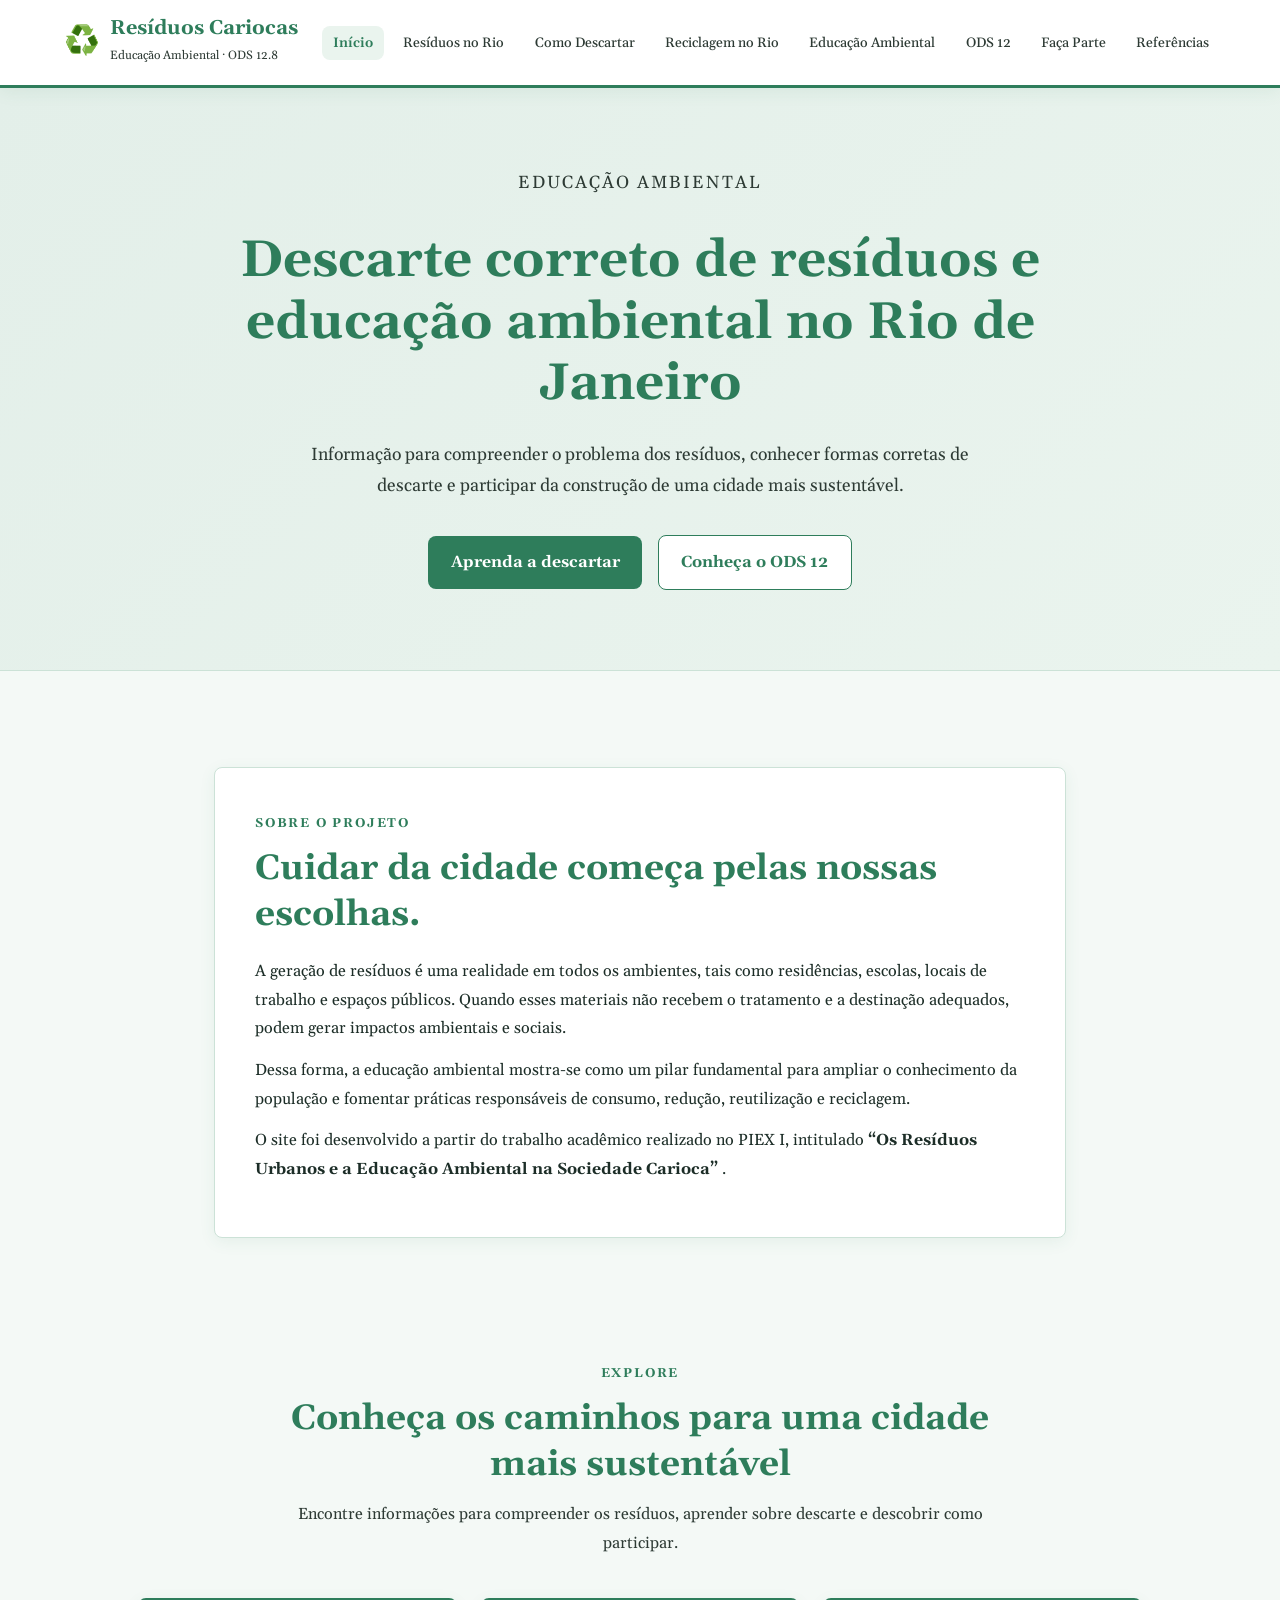
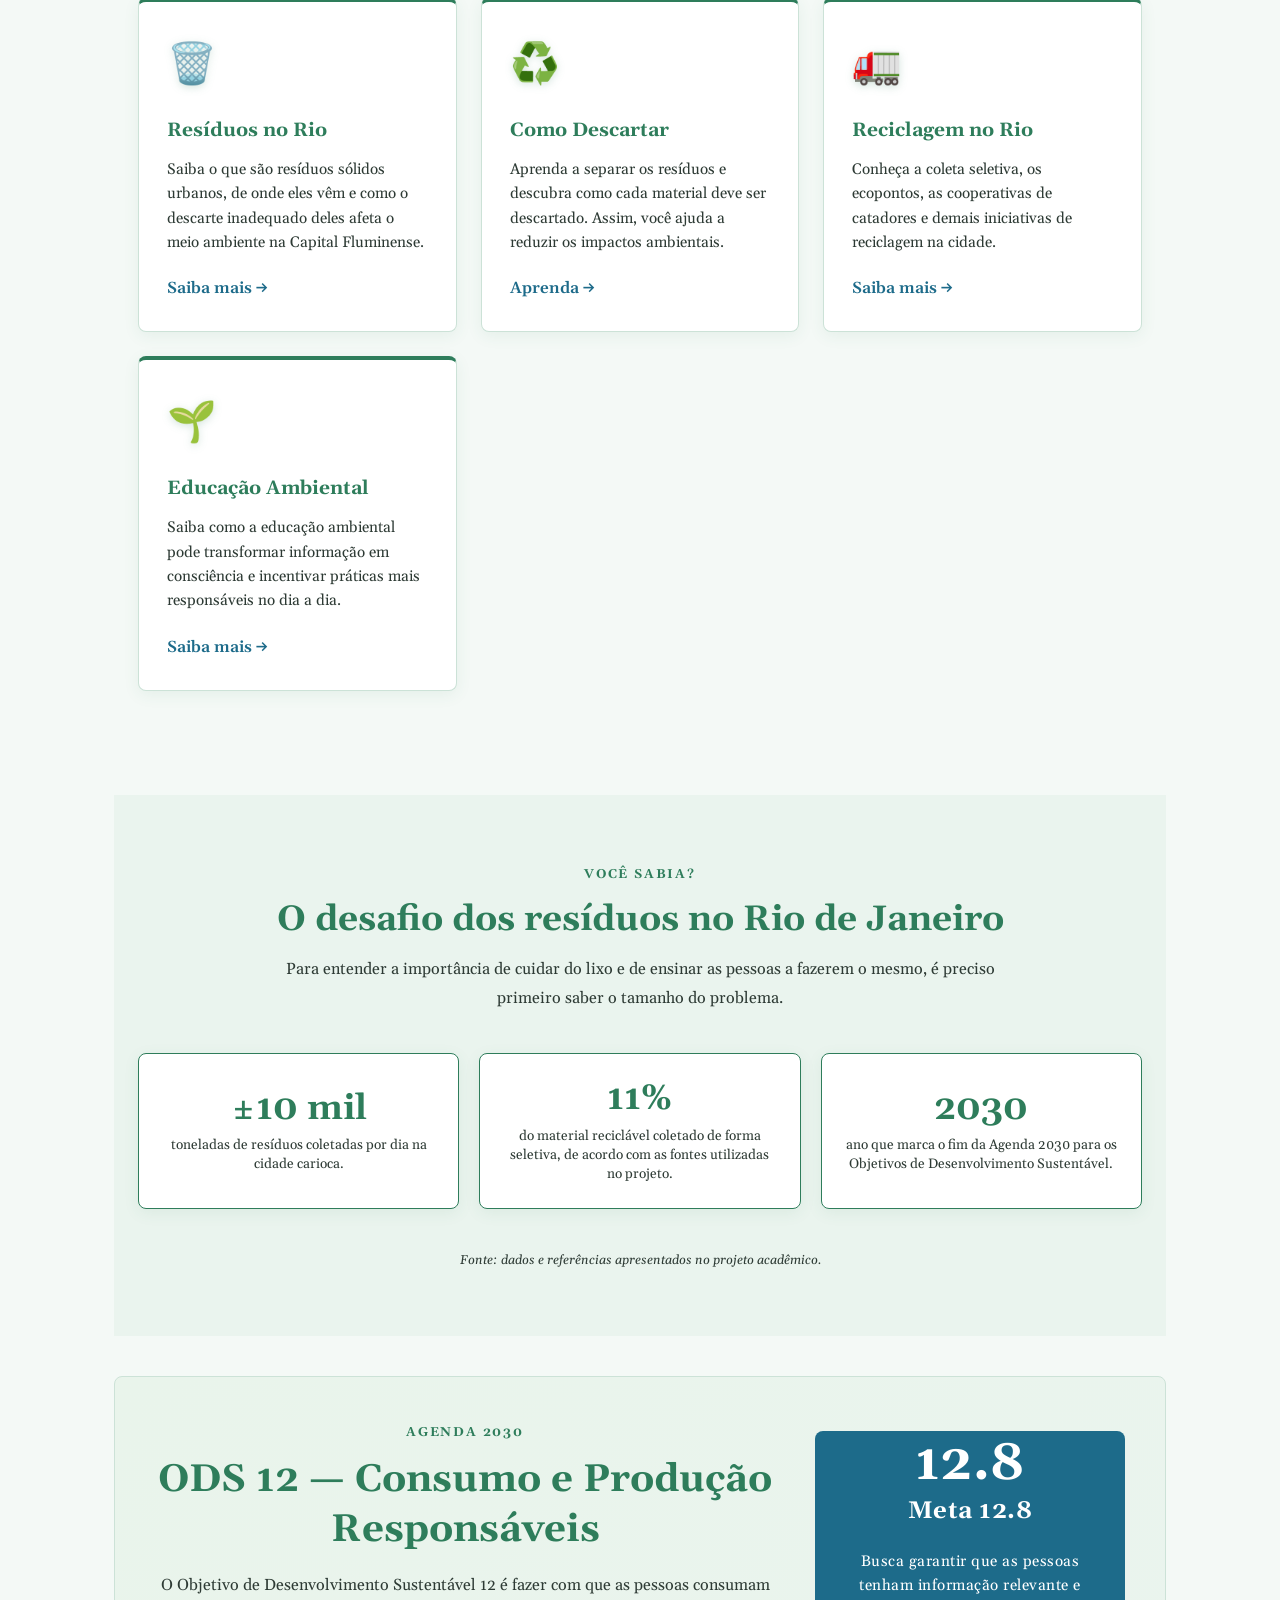
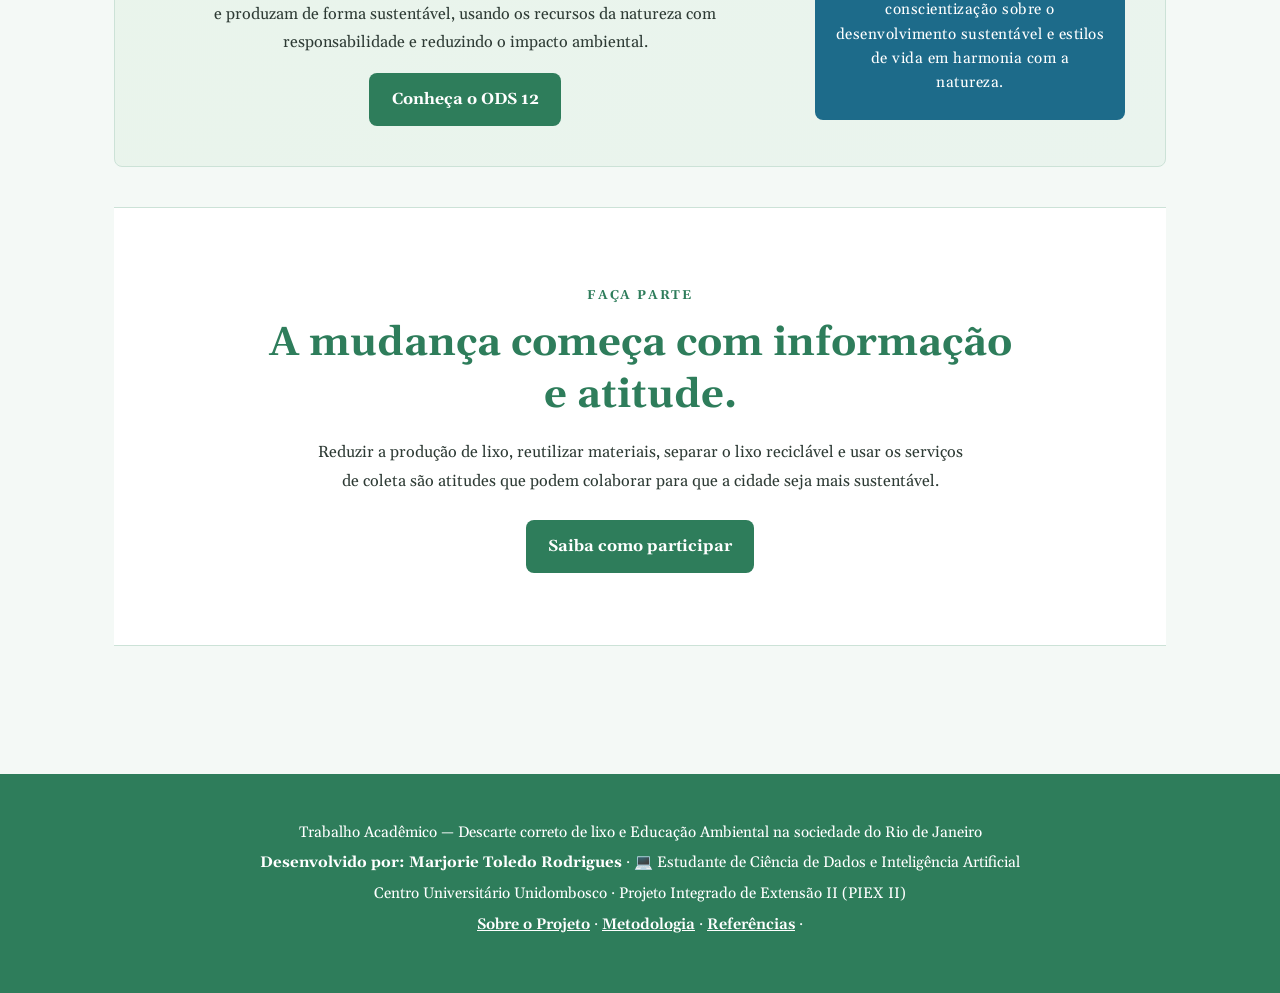
<file: index.html>
<!DOCTYPE html>
<html lang="pt-BR">

<head>
  <meta charset="UTF-8">
  <meta name="viewport" content="width=device-width, initial-scale=1.0">

  <meta name="description"
        content="Resíduos Cariocas — informação, descarte correto, reciclagem e educação ambiental no Rio de Janeiro.">

  <title>Resíduos Cariocas | Início</title>

  <link href="https://fonts.googleapis.com/css2?family=Gelasio:ital,wght@0,400..700;1,400..700&display=swap"
        rel="stylesheet">

  <link rel="icon" type="image/png" href="favicon.png">
  <link rel="stylesheet" href="css/style.css">
</head>

<body>

  <!-- =========================
       CABEÇALHO
  ========================== -->

  <header>
  <div class="header-inner"> <!-- Essa div é obrigatória para o menu ficar na horizontal! -->
    <a href="index.html" class="logo">
      <span class="logo-icon">♻️</span>
      <div class="logo-text">
       <h1>Resíduos Cariocas</h1>
          <span>Educação Ambiental · ODS 12.8</span>
      </div>
    </a>
    <nav>
        <ul>
          <li><a href="index.html" class="ativo">Início</a></li>
          <li><a href="residuos-urbanos.html">Resíduos no Rio</a></li>
          <li><a href="descarte.html">Como Descartar</a></li>
          <li><a href="reciclagem-rj.html">Reciclagem no Rio</a></li>
          <li><a href="educacao-ambiental.html">Educação Ambiental</a></li>
          <li><a href="ods12.html">ODS 12</a></li>
          <li><a href="faca-parte.html">Faça Parte</a></li>
          <li><a href="referencias.html">Referências</a></li>
        </ul>
      </nav>
    </div>
  </div>
  </header>


  <!-- =========================
       HERO
  ========================== -->

  <section class="hero">

    <div class="hero-content">

      <span class="hero-label">
        EDUCAÇÃO AMBIENTAL
      </span>

      <h2>
        Descarte correto de resíduos
        e educação ambiental
        no Rio de Janeiro
      </h2>

      <p>
        Informação para compreender o problema dos resíduos,
        conhecer formas corretas de descarte e participar
        da construção de uma cidade mais sustentável.
      </p>

      <div class="hero-actions">

        <a href="descarte.html" class="botao">
          Aprenda a descartar
        </a>

        <a href="ods12.html" class="botao-secundario">
          Conheça o ODS 12
        </a>

      </div>

    </div>

  </section>


  <main>


    <!-- =========================
         APRESENTAÇÃO
    ========================== -->

 <section class="introducao">

  <div class="content-section">

    <span class="section-label">
      SOBRE O PROJETO
    </span>

    <h2>
      Cuidar da cidade começa pelas nossas escolhas.
    </h2>

    <p>
      A geração de resíduos é uma realidade em todos os ambientes, 
      tais como residências, escolas, locais de trabalho e espaços públicos. 
      Quando esses materiais não recebem o tratamento e a destinação adequados, 
      podem gerar impactos ambientais e sociais.
    </p>

    <p>
      Dessa forma, a educação ambiental mostra-se como um pilar fundamental para 
      ampliar o conhecimento da população e fomentar práticas responsáveis de consumo,
       redução, reutilização e reciclagem.
    </p>

    <p>
      O site foi desenvolvido a partir do trabalho acadêmico
      realizado no PIEX I, intitulado
      <strong>
        “Os Resíduos Urbanos e a Educação Ambiental na Sociedade Carioca”
      </strong>.
    </p>

  </div>

</section>


    <!-- =========================
         EXPLORE O SITE
    ========================== -->

    <section class="conteudos">

      <div class="section-heading">

        <span class="section-label">
          EXPLORE
        </span>

        <h2>
          Conheça os caminhos para uma cidade mais sustentável
        </h2>

        <p>
          Encontre informações para compreender os resíduos,
          aprender sobre descarte e descobrir como participar.
        </p>

      </div>


      <div class="cards">


        <!-- CARD 1 -->

        <article class="card">

          <div class="card-icon">
            🗑️
          </div>

          <h3>
            Resíduos no Rio
          </h3>

          <p>
            Saiba o que são resíduos sólidos urbanos, de onde eles vêm e como o 
            descarte inadequado deles afeta o meio ambiente na Capital Fluminense.
          </p>

          <a href="residuos-urbanos.html">
            Saiba mais →
          </a>

        </article>


        <!-- CARD 2 -->

        <article class="card">

          <div class="card-icon">
            ♻️
          </div>

          <h3>
            Como Descartar
          </h3>

          <p>
            Aprenda a separar os resíduos e descubra como cada material 
            deve ser descartado. Assim, você ajuda a reduzir os impactos 
            ambientais.
          </p>

          <a href="descarte.html">
            Aprenda →
          </a>

        </article>


        <!-- CARD 3 -->

        <article class="card">

          <div class="card-icon">
            🚛
          </div>

          <h3>
            Reciclagem no Rio
          </h3>

          <p>
            Conheça a coleta seletiva, os ecopontos, as cooperativas de 
            catadores e demais iniciativas de reciclagem na cidade.
          </p>

          <a href="reciclagem-rj.html">
            Saiba mais →
          </a>

        </article>


        <!-- CARD 4 -->

        <article class="card">

          <div class="card-icon">
            🌱
          </div>

          <h3>
            Educação Ambiental
          </h3>

          <p>
            Saiba como a educação ambiental pode transformar informação 
            em consciência e incentivar práticas mais responsáveis no dia a dia.
          </p>

          <a href="educacao-ambiental.html">
            Saiba mais →
          </a>

        </article>

      </div>

    </section>


    <!-- =========================
         VOCÊ SABIA?
    ========================== -->

    <section class="dados">

  <div class="section-heading">

    <span class="section-label">
      VOCÊ SABIA?
    </span>

    <h2>
      O desafio dos resíduos no Rio de Janeiro
    </h2>

    <p>
      Para entender a importância de cuidar do lixo e de ensinar as 
      pessoas a fazerem o mesmo, é preciso primeiro saber o tamanho do problema.
    </p>

  </div>


  <div class="info-grid">

    <div class="info-item">

      <span class="numero">
        ±10 mil
      </span>

      <span class="rotulo">
        toneladas de resíduos coletadas por dia
        na cidade carioca.
      </span>

    </div>


    <div class="info-item">

      <span class="numero">
        11%
      </span>

      <span class="rotulo">
        do material reciclável coletado de forma seletiva, 
        de acordo com as fontes utilizadas no projeto.
      </span>

    </div>


    <div class="info-item">

      <span class="numero">
        2030
      </span>

      <span class="rotulo">
        ano que marca o fim da Agenda 2030 para os Objetivos 
        de Desenvolvimento Sustentável.
      </span>

    </div>

  </div>


  <p class="fonte-dados">
    Fonte: dados e referências apresentados no projeto acadêmico.
  </p>

    </section>


    <!-- =========================
         ODS 12
    ========================== -->

    <section class="ods-section">

  <div class="ods-content">

    <div class="ods-text">

      <span class="section-label">
        AGENDA 2030
      </span>

      <h2>
        ODS 12 — Consumo e Produção Responsáveis
      </h2>

      <p>
        O Objetivo de Desenvolvimento Sustentável 12 é fazer com que as 
        pessoas consumam e produzam de forma sustentável, usando os recursos 
        da natureza com responsabilidade e reduzindo o impacto ambiental.
      </p>

      <a href="ods12.html" class="botao">
        Conheça o ODS 12
      </a>

    </div>


    <div class="ods-meta">

      <span class="numero-meta">
        12.8
      </span>

      <h3>
        Meta 12.8
      </h3>

      <p>
        Busca garantir que as pessoas tenham informação
        relevante e conscientização sobre o desenvolvimento
        sustentável e estilos de vida em harmonia com a natureza.
      </p>

    </div>

  </div>

    </section>


    <!-- =========================
         CHAMADA PARA AÇÃO
    ========================== -->

    <section class="chamada">

  <span class="section-label">
    FAÇA PARTE
  </span>

  <h2>
    A mudança começa com informação e atitude.
  </h2>

  <p>
    Reduzir a produção de lixo, reutilizar materiais, 
    separar o lixo reciclável e usar os serviços de coleta 
    são atitudes que podem colaborar para que a cidade seja mais sustentável.
  </p>

  <a href="faca-parte.html" class="botao">
    Saiba como participar
  </a>

    </section>


  </main>


  <!-- =========================
       RODAPÉ
  ========================== -->

  <footer id="rodape-marjorie-unidombosco">
    <p class="linha-footer">Trabalho Acadêmico — Descarte correto de lixo e Educação Ambiental na sociedade do Rio de Janeiro</p>
    <p class="linha-footer"><strong>Desenvolvido por: Marjorie Toledo Rodrigues</strong> · 💻 Estudante de Ciência de Dados e Inteligência Artificial</p>
    <p class="linha-footer">Centro Universitário Unidombosco · Projeto Integrado de Extensão II (PIEX II)</p>
    <p class="linha-footer">
      <a href="sobre.html" style="color: var(--rosa-tech); text-decoration: underline;">Sobre o Projeto</a> · 
      <a href="metodologia.html" style="color: var(--rosa-tech); text-decoration: underline;">Metodologia</a> · 
      <a href="referencias.html" style="color: var(--rosa-tech); text-decoration: underline;">Referências</a> ·
    </p>
  </footer>


</body>

</html>
</file>
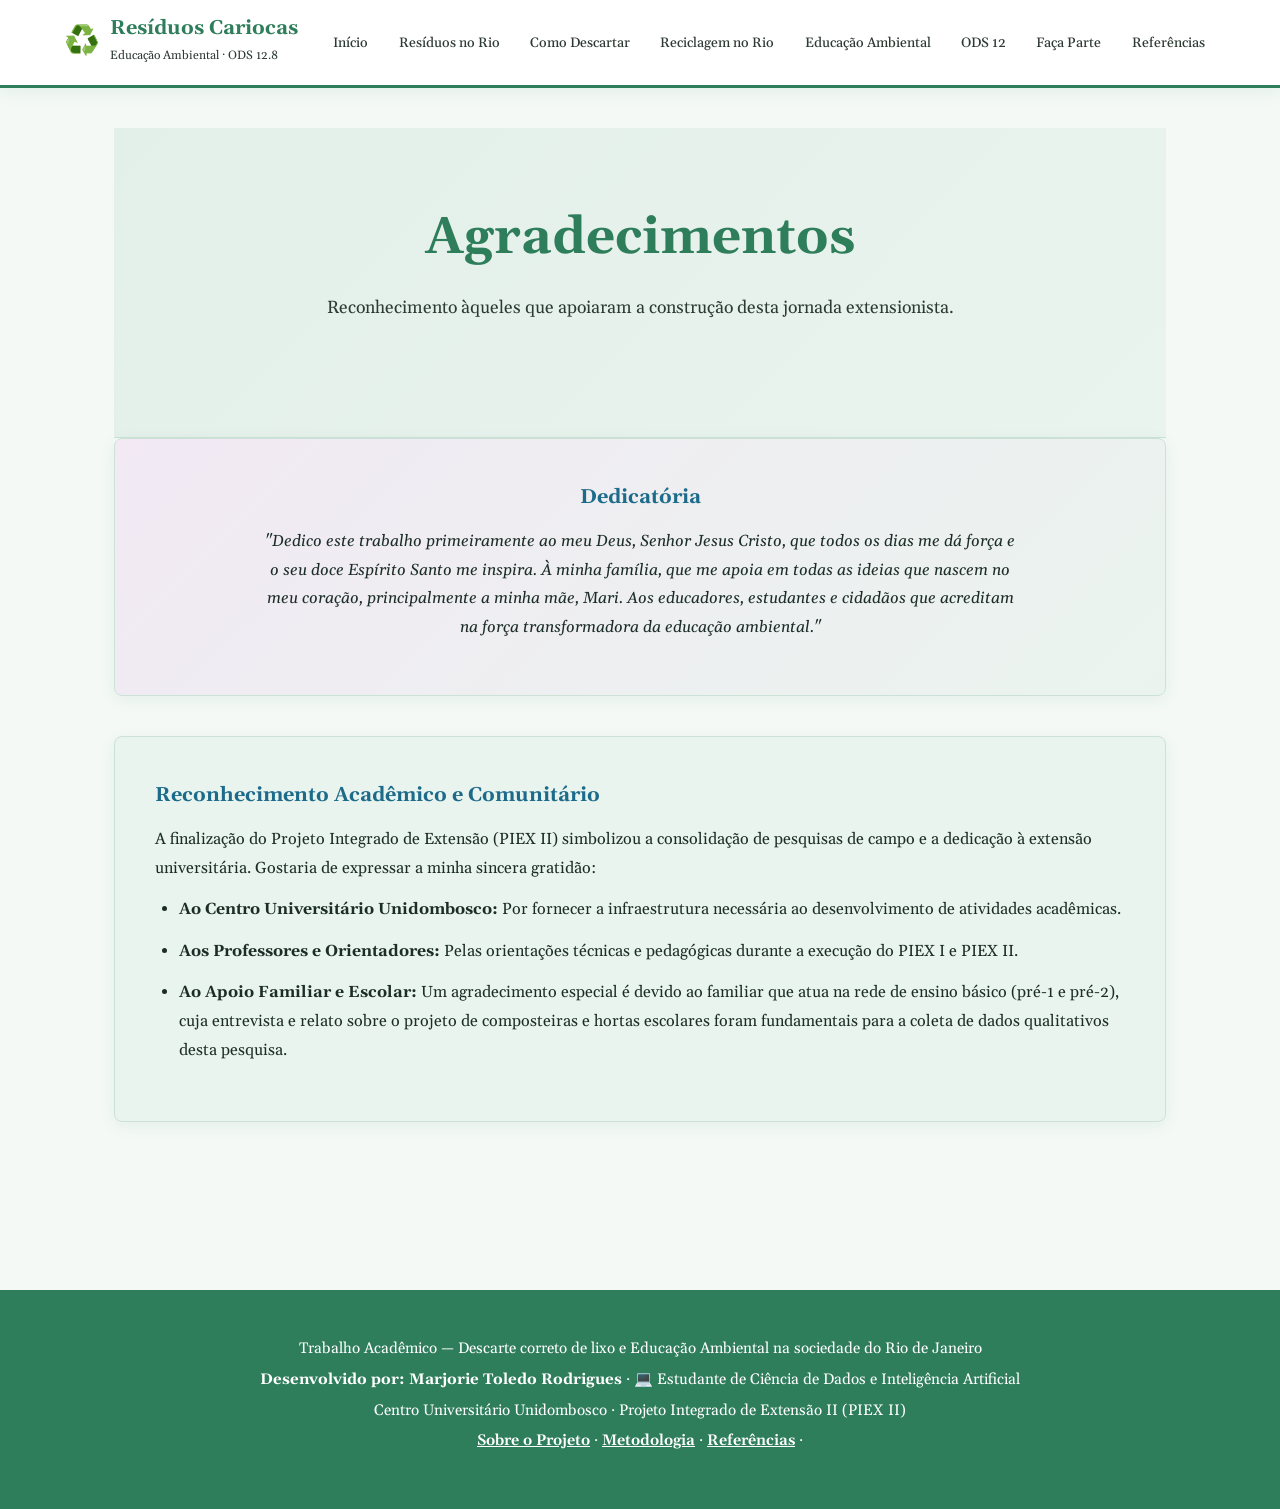
<file: agradecimentos.html>
<!DOCTYPE html>
<html lang="pt-BR">
<head>
  <meta charset="UTF-8">
  <meta name="viewport" content="width=device-width, initial-scale=1.0">
  <meta name="description" content="Agradecimentos do projeto acadêmico Resíduos Cariocas.">
  <title>Resíduos Cariocas | Agradecimentos</title>
  <link href="https://fonts.googleapis.com/css2?family=Gelasio:ital,wght@0,400..700;1,400..700&display=swap" rel="stylesheet">
  <link rel="icon" type="image/png" href="favicon.png">
  <link rel="stylesheet" href="css/style.css">
</head>
<body>
  <header>
    <div class="header-inner">
      <a href="index.html" class="logo">
        <span class="logo-icon">♻️</span>
        <div class="logo-text">
          <h1>Resíduos Cariocas</h1>
          <span>Educação Ambiental · ODS 12.8</span>
        </div>
      </a>
      <nav>
        <ul>
          <li><a href="index.html">Início</a></li>
          <li><a href="residuos-urbanos.html">Resíduos no Rio</a></li>
          <li><a href="descarte.html">Como Descartar</a></li>
          <li><a href="reciclagem-rj.html">Reciclagem no Rio</a></li>
          <li><a href="educacao-ambiental.html">Educação Ambiental</a></li>
          <li><a href="ods12.html">ODS 12</a></li>
          <li><a href="faca-parte.html">Faça Parte</a></li>
          <li><a href="referencias.html">Referências</a></li>
        </ul>
      </nav>
    </div>
  </header>

  <main>
     <section class="hero">
      <h2>Agradecimentos</h2>
      <p>Reconhecimento àqueles que apoiaram a construção desta jornada extensionista.</p>
    </section>

    <div class="content-section" style="text-align: center; background: linear-gradient(135deg, #f2e9f4 0%, var(--rosa-suave) 100%) !important;">
      <h3 style="color: var(--principal-destaque);">Dedicatória</h3>
      <p style="max-width: 750px; margin: 0 auto; color: var(--texto-principal); font-style: italic;">
        "Dedico este trabalho primeiramente ao meu Deus, Senhor Jesus Cristo, que todos os dias me dá força e o seu doce Espírito Santo me inspira. À minha família, que me apoia em todas as ideias que nascem no meu coração, principalmente a minha mãe, Mari. Aos educadores, estudantes e cidadãos que acreditam na força transformadora da educação ambiental."
      </p>
    </div>

    <div class="content-section">
      <h3>Reconhecimento Acadêmico e Comunitário</h3>
      <p>A finalização do Projeto Integrado de Extensão (PIEX II) simbolizou a consolidação de pesquisas de campo e a dedicação à extensão universitária. Gostaria de expressar a minha sincera gratidão:</p>
      
      <ul>
        <li><strong>Ao Centro Universitário Unidombosco:</strong> Por fornecer a infraestrutura necessária ao desenvolvimento de atividades acadêmicas.</li>
        <li><strong>Aos Professores e Orientadores:</strong> Pelas orientações técnicas e pedagógicas durante a execução do PIEX I e PIEX II.</li>
        <li><strong>Ao Apoio Familiar e Escolar:</strong> Um agradecimento especial é devido ao familiar que atua na rede de ensino básico (pré-1 e pré-2), cuja entrevista e relato sobre o projeto de composteiras e hortas escolares foram fundamentais para a coleta de dados qualitativos desta pesquisa.</li>
      </ul>
    </div>
  </main>

  <footer id="rodape-marjorie-unidombosco">
    <p class="linha-footer">Trabalho Acadêmico — Descarte correto de lixo e Educação Ambiental na sociedade do Rio de Janeiro</p>
    <p class="linha-footer"><strong>Desenvolvido por: Marjorie Toledo Rodrigues</strong> · 💻 Estudante de Ciência de Dados e Inteligência Artificial</p>
    <p class="linha-footer">Centro Universitário Unidombosco · Projeto Integrado de Extensão II (PIEX II)</p>
    <p class="linha-footer">
      <a href="sobre.html" style="color: var(--rosa-tech); text-decoration: underline;">Sobre o Projeto</a> · 
      <a href="metodologia.html" style="color: var(--rosa-tech); text-decoration: underline;">Metodologia</a> · 
      <a href="referencias.html" style="color: var(--rosa-tech); text-decoration: underline;">Referências</a> ·
    </p>
  </footer>
</body>
</html>
</file>
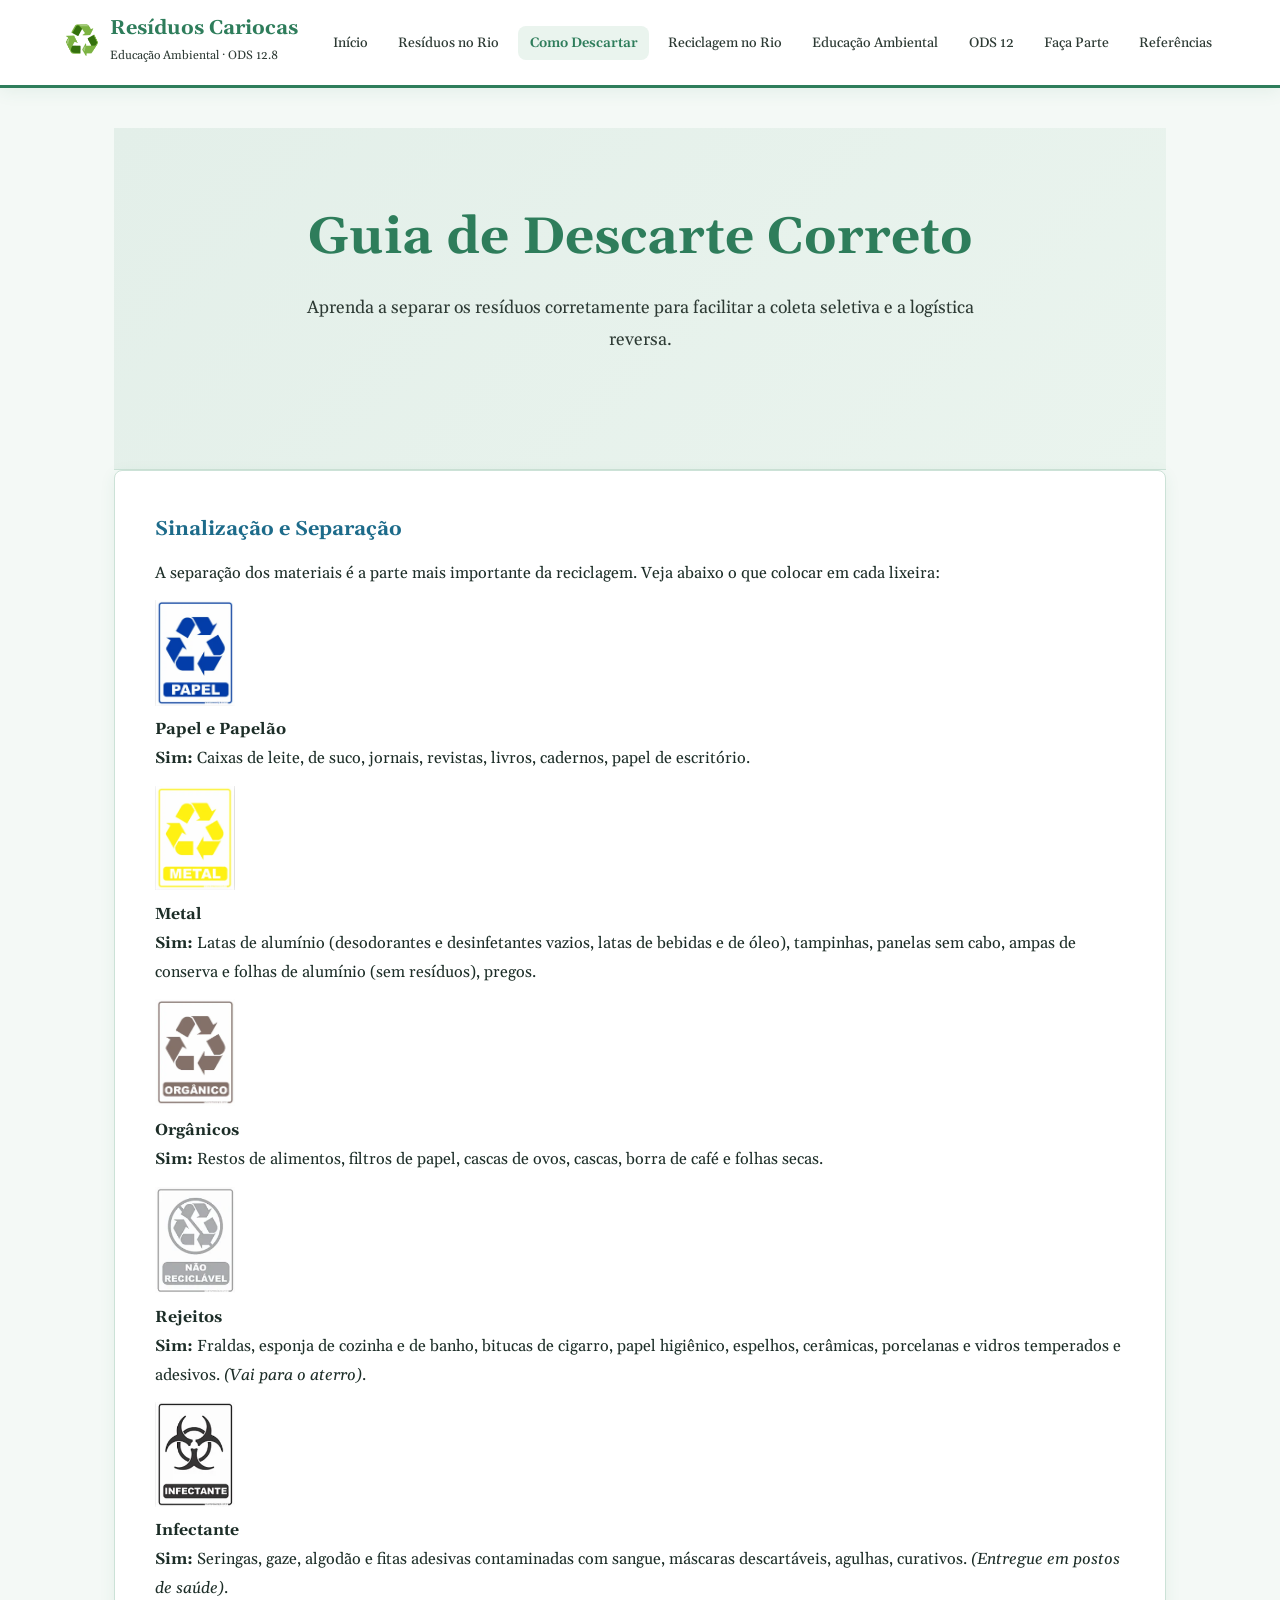
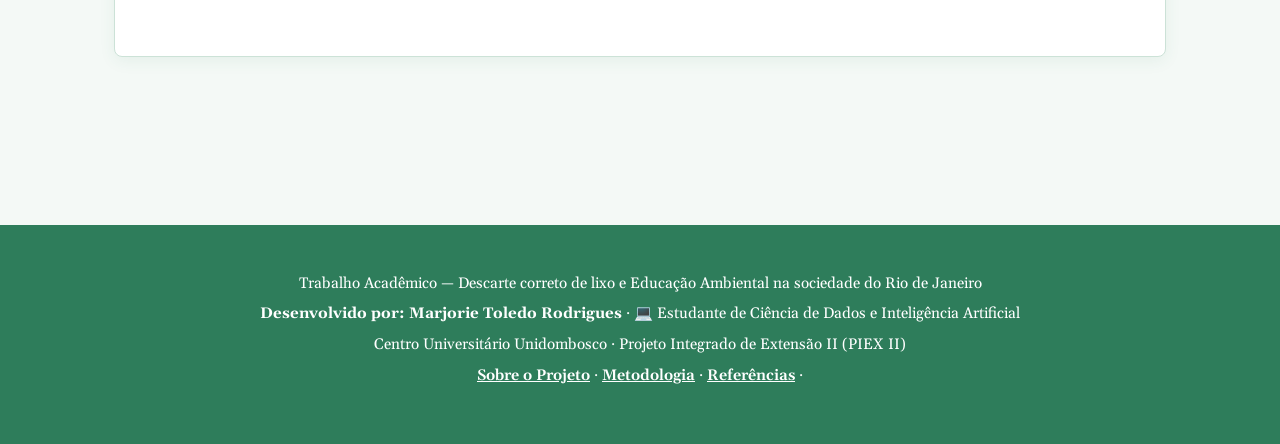
<file: descarte.html>
<!DOCTYPE html>
<html lang="pt-BR">
<head>
  <meta charset="UTF-8">
  <meta name="viewport" content="width=device-width, initial-scale=1.0">
  <meta name="description" content="Guia prático de como separar e descartar corretamente os resíduos no Rio de Janeiro.">
  <title>Resíduos Cariocas | Como Descartar</title>
  <link href="https://fonts.googleapis.com/css2?family=Gelasio:ital,wght@0,400..700;1,400..700&display=swap" rel="stylesheet">
  <link rel="icon" type="image/png" href="favicon_2.png">
  <link rel="stylesheet" href="css/style.css">
</head>
<body>

  <header>
    <div class="header-inner">
      <a href="index.html" class="logo">
        <span class="logo-icon">♻️</span>
        <div class="logo-text">
          <h1>Resíduos Cariocas</h1>
          <span>Educação Ambiental · ODS 12.8</span>
        </div>
      </a>
 <nav>
        <ul>
          <li><a href="index.html">Início</a></li>
          <li><a href="residuos-urbanos.html">Resíduos no Rio</a></li>
          <li><a href="descarte.html" class="ativo">Como Descartar</a></li>
          <li><a href="reciclagem-rj.html">Reciclagem no Rio</a></li>
          <li><a href="educacao-ambiental.html">Educação Ambiental</a></li>
          <li><a href="ods12.html">ODS 12</a></li>
          <li><a href="faca-parte.html">Faça Parte</a></li>
          <li><a href="referencias.html">Referências</a></li>
        </ul>
      </nav>
    </div>
  </header>

  <main>
     <section class="hero">
      <h2>Guia de Descarte Correto</h2>
      <p>Aprenda a separar os resíduos corretamente para facilitar a coleta seletiva e a logística reversa.</p>
    </section>

    <div class="content-section">
      <h3>Sinalização e Separação</h3>
      <p>A separação dos materiais é a parte mais importante da reciclagem. Veja abaixo o que colocar em cada lixeira:</p>
      
      <div class="cards-descarte">
        <!-- Papel -->
        <div class="card-tipo">
          <img src="papel.png" alt="Símbolo azul indicando descarte de papel" class="icone-descarte" width="80">
          <h4>Papel e Papelão</h4>
          <p><strong>Sim:</strong> Caixas de leite, de suco, jornais, revistas, livros, cadernos, papel de escritório.</p>
        </div>

        <!-- Metal -->
        <div class="card-tipo">
          <img src="metal.png" alt="Símbolo amarelo indicando descarte de metal" class="icone-descarte" width="80">
          <h4>Metal</h4>
          <p><strong>Sim:</strong> Latas de alumínio (desodorantes e desinfetantes vazios, latas de bebidas e de óleo), tampinhas, panelas sem cabo, ampas de conserva e folhas de alumínio (sem resíduos), pregos.</p>
        </div>

        <!-- Orgânico -->
        <div class="card-tipo">
          <img src="organicos.png" alt="Símbolo marrom indicando descarte de orgânicos" class="icone-descarte" width="80">
          <h4>Orgânicos</h4>
          <p><strong>Sim:</strong> Restos de alimentos, filtros de papel, cascas de ovos, cascas, borra de café e folhas secas.</p>
        </div>

        <!-- Não Reciclável -->
        <div class="card-tipo">
          <img src="naoreciclavel.png" alt="Símbolo cinza indicando rejeitos" class="icone-descarte" width="80">
          <h4>Rejeitos</h4>
          <p><strong>Sim:</strong> Fraldas, esponja de cozinha e de banho, bitucas de cigarro, papel higiênico, espelhos, cerâmicas, porcelanas e vidros temperados e adesivos. <em>(Vai para o aterro)</em>.</p>
        </div>

        <!-- Infectante -->
        <div class="card-tipo">
          <img src="infectante.png" alt="Símbolo lixo infectante" class="icone-descarte" width="80">
          <h4>Infectante</h4>
          <p><strong>Sim:</strong> Seringas, gaze, algodão e fitas adesivas contaminadas com sangue, máscaras descartáveis, agulhas, curativos. <em>(Entregue em postos de saúde)</em>.</p>
        </div>
      </div>
    </div>
  </main>

  <footer id="rodape-marjorie-unidombosco">
    <p class="linha-footer">Trabalho Acadêmico — Descarte correto de lixo e Educação Ambiental na sociedade do Rio de Janeiro</p>
    <p class="linha-footer"><strong>Desenvolvido por: Marjorie Toledo Rodrigues</strong> · 💻 Estudante de Ciência de Dados e Inteligência Artificial</p>
    <p class="linha-footer">Centro Universitário Unidombosco · Projeto Integrado de Extensão II (PIEX II)</p>
    <p class="linha-footer">
      <a href="sobre.html" style="color: var(--rosa-tech); text-decoration: underline;">Sobre o Projeto</a> · 
      <a href="metodologia.html" style="color: var(--rosa-tech); text-decoration: underline;">Metodologia</a> · 
      <a href="referencias.html" style="color: var(--rosa-tech); text-decoration: underline;">Referências</a> ·
    </p>
  </footer>
</body>
</html>
</file>
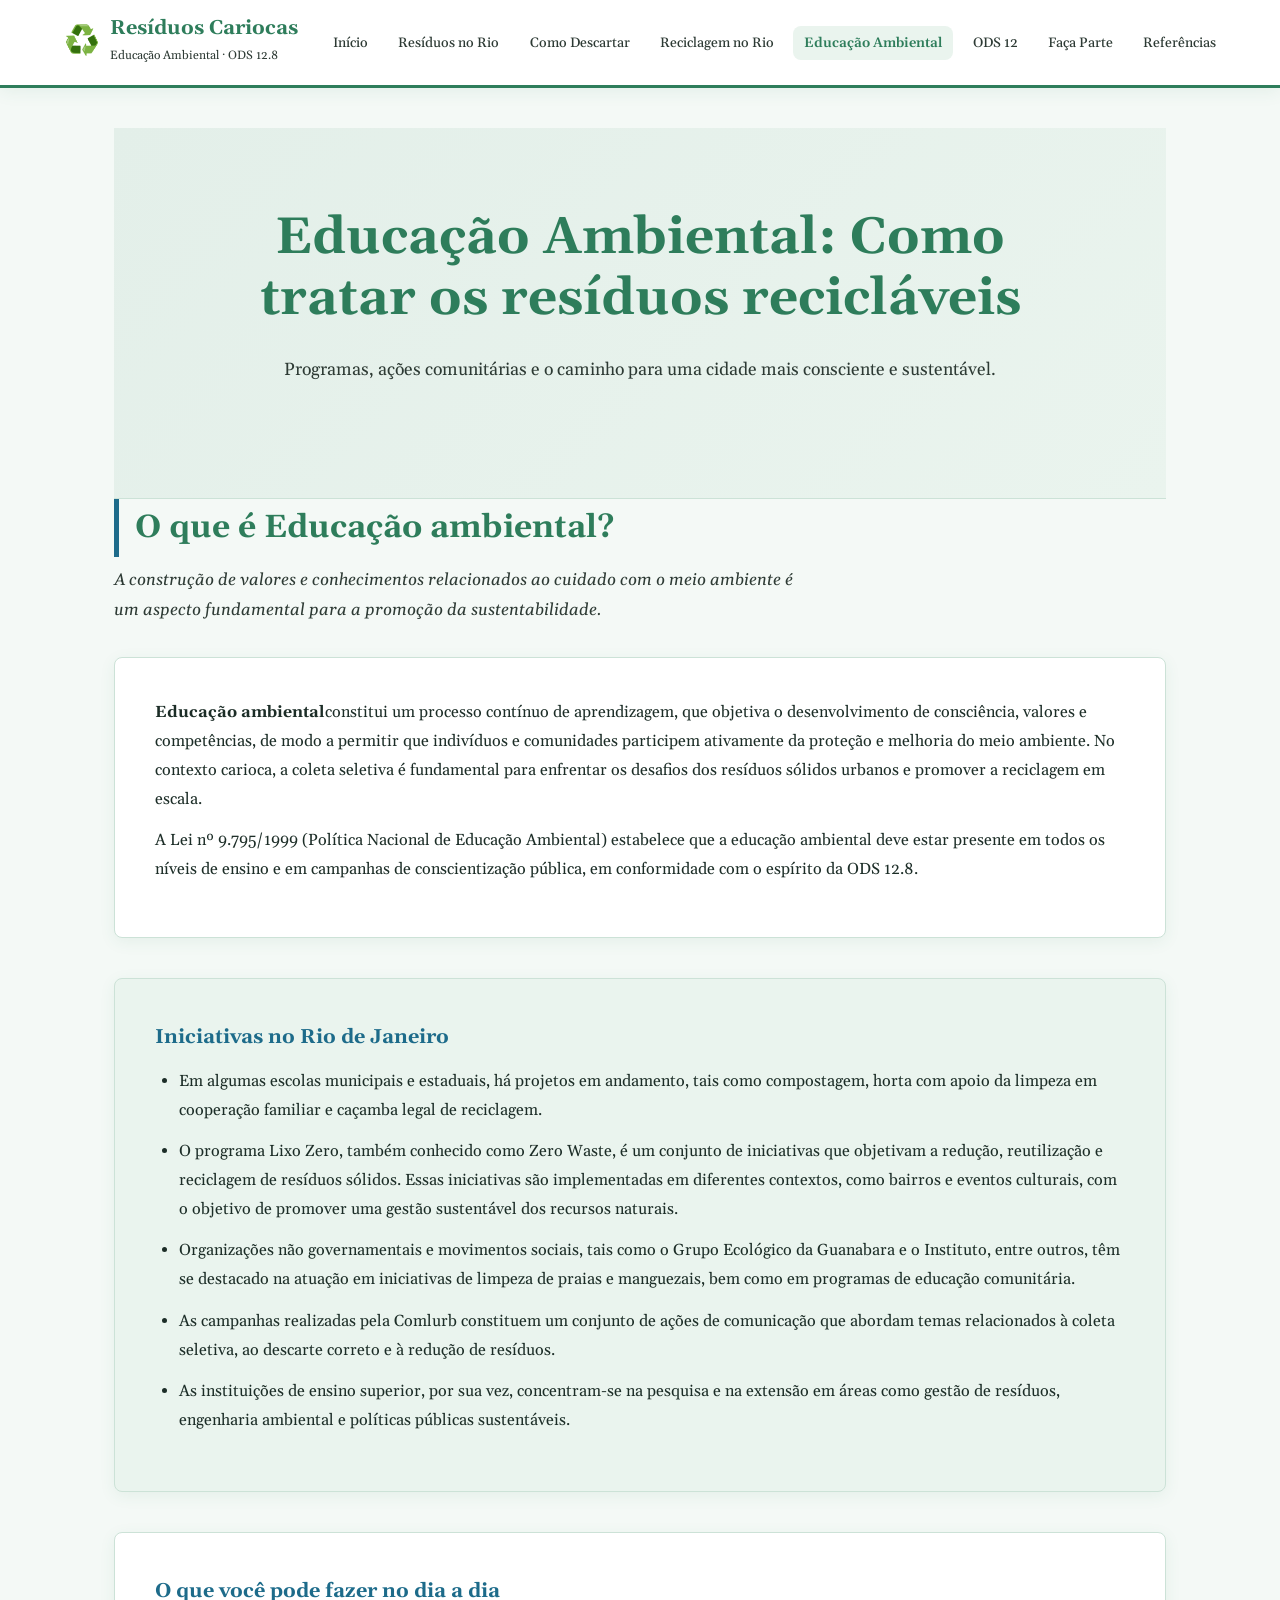
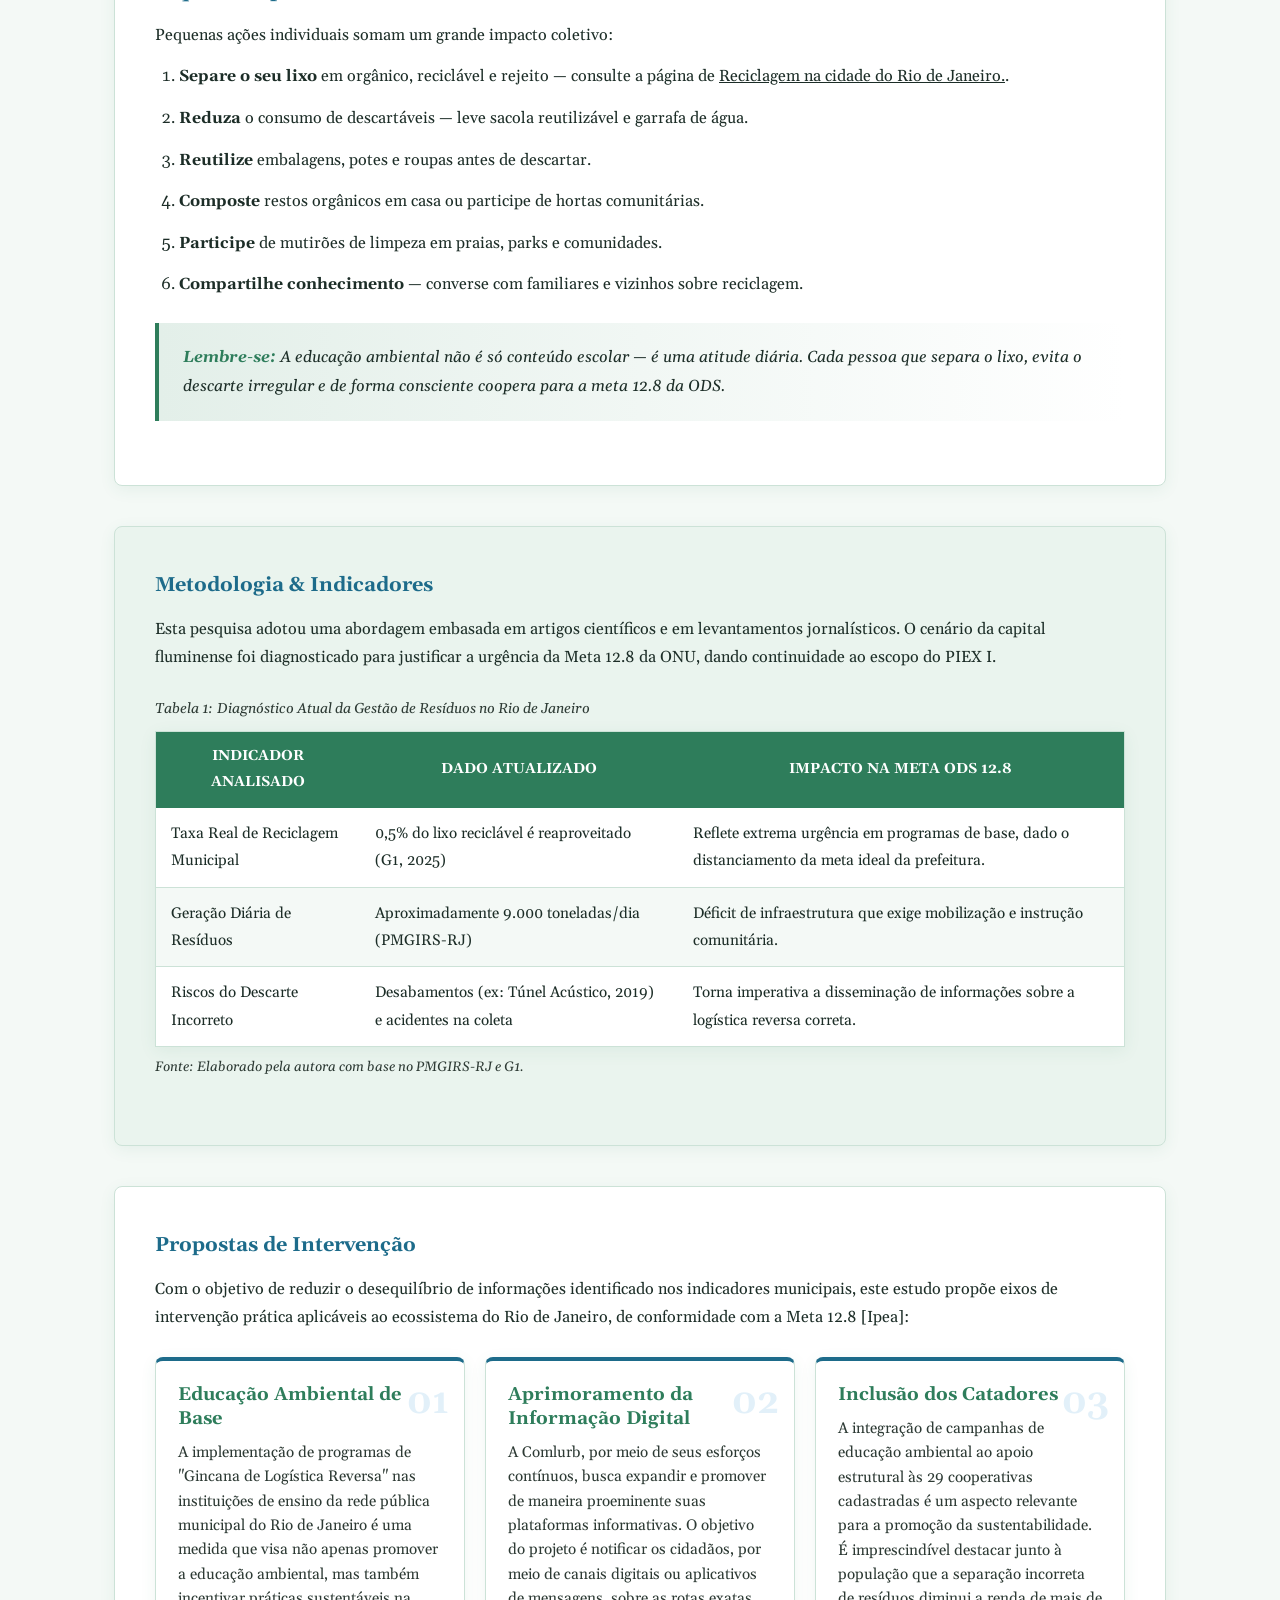
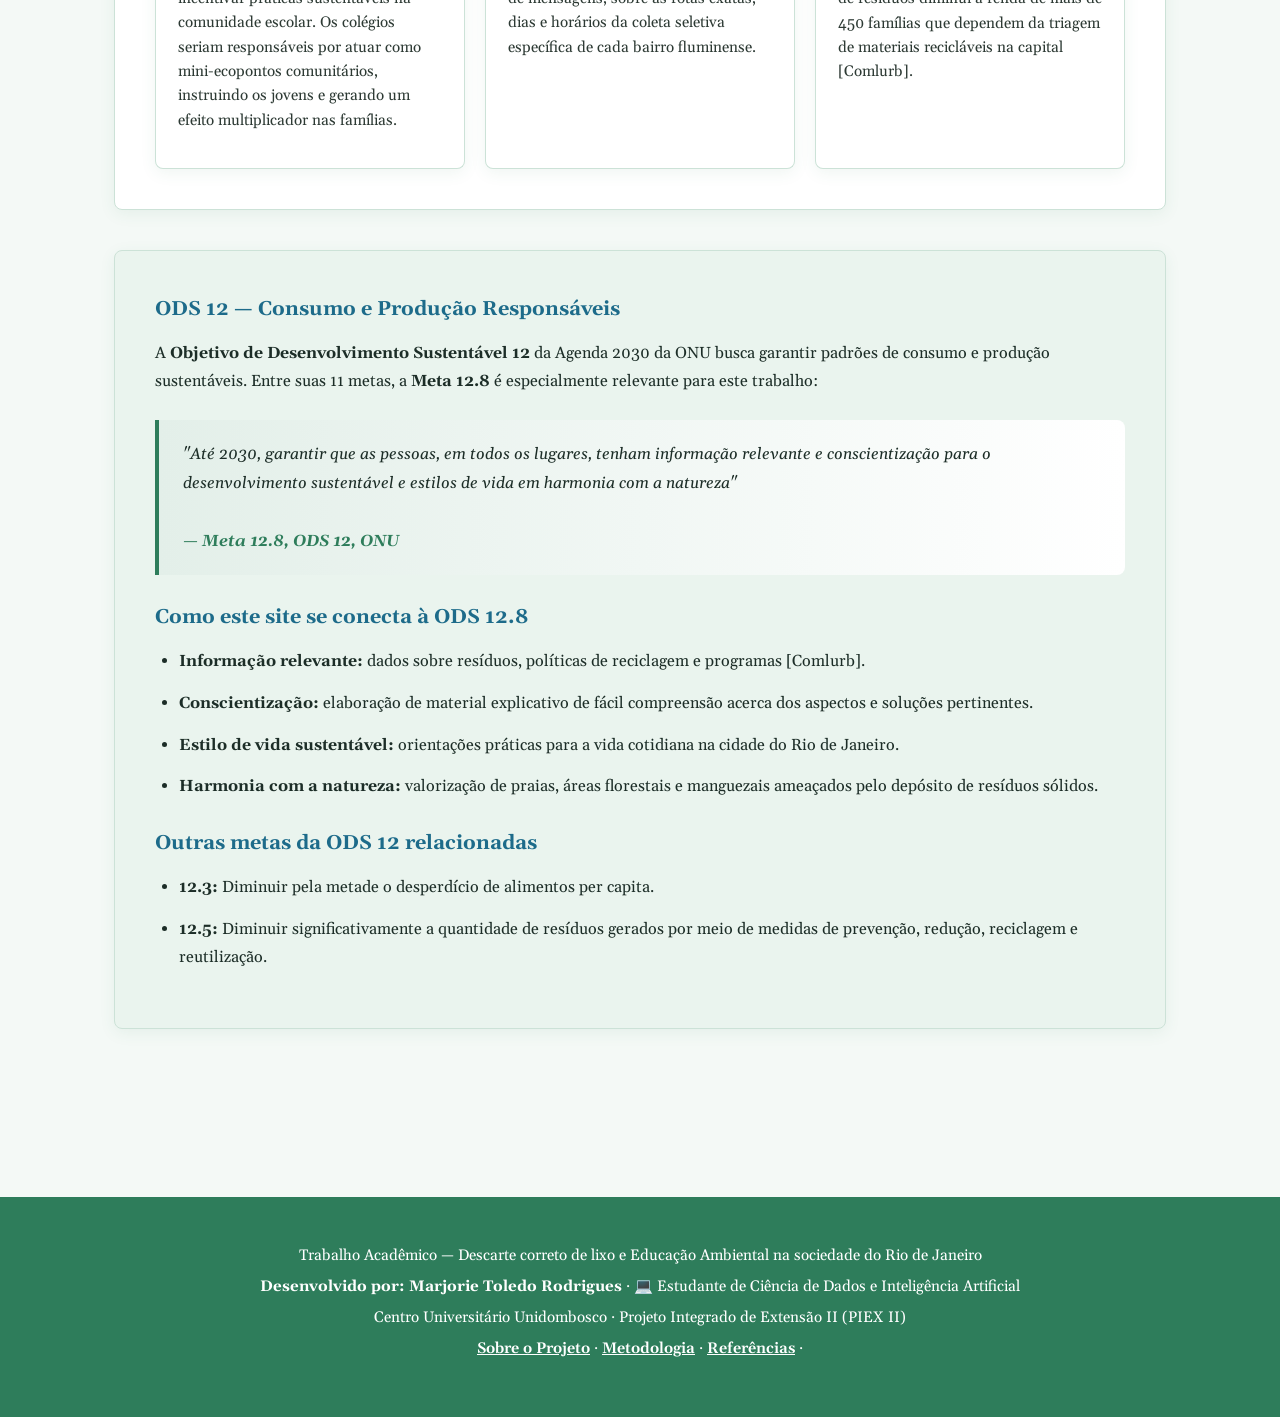
<file: educacao-ambiental.html>
<!DOCTYPE html>
<html lang="pt-BR">
<head>
  <meta charset="UTF-8">
  <meta name="viewport" content="width=device-width, initial-scale=1.0">
  <meta name="description" content="Educação ambiental na sociedade carioca e ODS 12.8">
  <title>Reciclagem no ambiente Carioca</title>
  <title>Educação Ambiental</title>
  <title>Descarte correto de lixo e Educação Ambiental na sociedade do Rio de Janeiro</title>
  <link href="https://fonts.googleapis.com/css2?family=Gelasio:ital,wght@0,400..700;1,400..700&display=swap" rel="stylesheet">
  <link rel="icon" type="image/png" href="favicon.png">
  <link rel="stylesheet" href="css/style.css">
</head>
<body>
  <header>
  <div class="header-inner"> <!-- Essa div é obrigatória para o menu ficar na horizontal! -->
    <a href="index.html" class="logo">
      <span class="logo-icon">♻️</span>
      <div class="logo-text">
        <h1>Resíduos Cariocas</h1>
          <span>Educação Ambiental · ODS 12.8</span>
      </div>
    </a>
    <nav>
        <ul>
          <li><a href="index.html">Início</a></li>
          <li><a href="residuos-urbanos.html">Resíduos no Rio</a></li>
          <li><a href="descarte.html">Como Descartar</a></li>
          <li><a href="reciclagem-rj.html">Reciclagem no Rio</a></li>
          <li><a href="educacao-ambiental.html" class="ativo">Educação Ambiental</a></li>
          <li><a href="ods12.html">ODS 12</a></li>
          <li><a href="faca-parte.html">Faça Parte</a></li>
          <li><a href="referencias.html">Referências</a></li>
        </ul>
      </nav>
  </div>
  </header>

  <main>
     <section class="hero">
      <h2>Educação Ambiental: Como tratar os resíduos recicláveis</h2>
      <p>Programas, ações comunitárias e o caminho para uma cidade mais consciente e sustentável.</p>
    </section>
    <h2 class="page-title">O que é Educação ambiental?</h2>
    <p class="page-subtitle">A construção de valores e conhecimentos relacionados ao cuidado com o meio ambiente é <br>um aspecto fundamental para a promoção da sustentabilidade.</p>

    <div class="content-section">
      <p>
        <strong>Educação ambiental</strong>constitui um processo contínuo de aprendizagem, que objetiva o desenvolvimento 
        de consciência, valores e competências, de modo a permitir que indivíduos 
        e comunidades participem ativamente da proteção e melhoria do meio ambiente. 
        No contexto carioca, a coleta seletiva é fundamental para enfrentar 
        os desafios dos resíduos sólidos urbanos e promover a reciclagem em escala.

      </p>
      <p>
        A Lei nº 9.795/1999 (Política Nacional de Educação Ambiental) estabelece que a 
        educação ambiental deve estar presente em todos os níveis de ensino e em campanhas 
        de conscientização pública, em conformidade com o espírito da ODS 12.8.
      </p>
    </div>

    <div class="content-section">
      <h3>Iniciativas no Rio de Janeiro</h3>
      <ul>
        <li>
        Em algumas escolas municipais e estaduais, há projetos em andamento, tais 
        como compostagem, horta com apoio da limpeza em cooperação familiar e caçamba legal de reciclagem.
        </li>
        <li>
        O programa Lixo Zero, também conhecido como Zero Waste, é um conjunto de iniciativas que objetivam a redução,
        reutilização e reciclagem de resíduos sólidos. Essas iniciativas são implementadas em diferentes contextos, 
        como bairros e eventos culturais, com o objetivo de promover uma gestão sustentável dos recursos naturais.
        </li>
        <li>
        Organizações não governamentais e movimentos sociais, tais como o Grupo Ecológico da Guanabara e o Instituto, 
        entre outros, têm se destacado na atuação em iniciativas de limpeza de praias e manguezais, bem como em programas
        de educação comunitária.
        </li>
        <li>
        As campanhas realizadas pela Comlurb constituem um conjunto de ações de comunicação que abordam temas relacionados
       à coleta seletiva, ao descarte correto e à redução de resíduos.
        </li>
        <li>
        As instituições de ensino superior, por sua vez, concentram-se na pesquisa e na extensão em áreas como gestão de resíduos,
       engenharia ambiental e políticas públicas sustentáveis.
        </li>
      </ul>
    </div>

    <div class="content-section">
      <h3>O que você pode fazer no dia a dia</h3>
      <p>Pequenas ações individuais somam um grande impacto coletivo:</p>
      <ol>
        <li><strong>Separe o seu lixo</strong> em orgânico, reciclável e rejeito — consulte a página de <a href="reciclagem-rj.html">Reciclagem na cidade do Rio de Janeiro.</a>.</li>
        <li><strong>Reduza</strong> o consumo de descartáveis — leve sacola reutilizável e garrafa de água.</li>
        <li><strong>Reutilize</strong> embalagens, potes e roupas antes de descartar.</li>
        <li><strong>Composte</strong> restos orgânicos em casa ou participe de hortas comunitárias.</li>
        <li><strong>Participe</strong> de mutirões de limpeza em praias, parks e comunidades.</li>
        <li><strong>Compartilhe conhecimento</strong> — converse com familiares e vizinhos sobre reciclagem.</li>
      </ol>

      <div class="highlight-box">
        <strong>Lembre-se:</strong> A educação ambiental não é só conteúdo escolar — 
        é uma atitude diária. Cada pessoa que separa o lixo, evita o descarte irregular 
        e de forma consciente coopera para a meta 12.8 da ODS.
      </div>
    </div>

    <!-- SEÇÃO: METODOLOGIA & INDICADORES (Atualizada com PIEX I) -->
    <div class="content-section" id="metodologia-indicadores">
      <h3>Metodologia & Indicadores</h3>
      <p>
        Esta pesquisa adotou uma abordagem embasada em artigos científicos e em levantamentos jornalísticos. O cenário da capital fluminense foi diagnosticado para justificar a urgência da Meta 12.8 da ONU, dando continuidade ao escopo do PIEX I.
      </p>

      <div class="tabela-container">
        <table>
          <caption>Tabela 1: Diagnóstico Atual da Gestão de Resíduos no Rio de Janeiro</caption>
          <thead>
            <tr>
              <th>Indicador Analisado</th>
              <th>Dado Atualizado</th>
              <th>Impacto na Meta ODS 12.8</th>
            </tr>
          </thead>
          <tbody>
            <tr>
              <td>Taxa Real de Reciclagem Municipal</td>
              <td>0,5% do lixo reciclável é reaproveitado (G1, 2025)</td>
              <td>Reflete extrema urgência em programas de base, dado o distanciamento da meta ideal da prefeitura.</td>
            </tr>
            <tr>
              <td>Geração Diária de Resíduos</td>
              <td>Aproximadamente 9.000 toneladas/dia (PMGIRS-RJ)</td>
              <td>Déficit de infraestrutura que exige mobilização e instrução comunitária.</td>
            </tr>
            <tr>
              <td>Riscos do Descarte Incorreto</td>
              <td>Desabamentos (ex: Túnel Acústico, 2019) e acidentes na coleta</td>
              <td>Torna imperativa a disseminação de informações sobre a logística reversa correta.</td>
            </tr>
          </tbody>
        </table>
        <span class="fonte-academica">Fonte: Elaborado pela autora com base no PMGIRS-RJ e G1.</span>
      </div>
    </div>

    <!-- SEÇÃO: PROPOSTAS DE INTERVENÇÃO -->
    <div class="content-section" id="propostas-intervencao">
      <h3>Propostas de Intervenção</h3>
      <p>
       Com o objetivo de reduzir o desequilíbrio de informações identificado nos indicadores municipais, este estudo propõe eixos de 
       intervenção prática aplicáveis ao ecossistema do Rio de Janeiro, de conformidade com a Meta 12.8 [Ipea]:
      </p>

      <div class="cards-intervencao">
        <div class="card-proposta">
          <div class="card-numero">01</div>
          <h4>Educação Ambiental de Base</h4>
          <p>A implementação de programas de "Gincana de Logística Reversa" nas instituições de ensino da rede pública municipal do Rio de Janeiro é uma medida que visa não apenas promover a educação ambiental, mas também incentivar práticas sustentáveis na comunidade escolar. Os colégios seriam responsáveis por atuar como mini-ecopontos comunitários, instruindo os jovens e gerando um efeito multiplicador nas famílias.</p>
        </div>

        <div class="card-proposta">
          <div class="card-numero">02</div>
          <h4>Aprimoramento da Informação Digital</h4>
          <p>A Comlurb, por meio de seus esforços contínuos, busca expandir e promover de maneira proeminente suas plataformas informativas. O objetivo do projeto é notificar os cidadãos, por meio de canais digitais ou aplicativos de mensagens, sobre as rotas exatas, dias e horários da coleta seletiva específica de cada bairro fluminense.</p>
        </div>

        <div class="card-proposta">
          <div class="card-numero">03</div>
          <h4>Inclusão dos Catadores</h4>
          <p>A integração de campanhas de educação ambiental ao apoio estrutural às 29 cooperativas cadastradas é um aspecto relevante para a promoção da sustentabilidade. É imprescindível destacar junto à população que a separação incorreta de resíduos diminui a renda de mais de 450 famílias que dependem da triagem de materiais recicláveis na capital [Comlurb].</p>
        </div>
      </div>
    </div>

    <div class="content-section" id="ods">
      <h3>ODS 12 — Consumo e Produção Responsáveis</h3>
      <p>
        A <strong>Objetivo de Desenvolvimento Sustentável 12</strong> da Agenda 2030 da ONU 
        busca garantir padrões de consumo e produção sustentáveis. Entre suas 11 metas, 
        a <strong>Meta 12.8</strong> é especialmente relevante para este trabalho:
      </p>

      <div class="highlight-box">
        <em>"Até 2030, garantir que as pessoas, em todos os lugares, tenham informação 
        relevante e conscientização para o desenvolvimento sustentável e estilos de
        vida em harmonia com a natureza"</em>
        <br><br>
        <strong>— Meta 12.8, ODS 12, ONU</strong>
      </div>

      <h3>Como este site se conecta à ODS 12.8</h3>
      <ul>
        <li><strong>Informação relevante:</strong> dados sobre resíduos, políticas de reciclagem e programas [Comlurb].</li>
        <li><strong>Conscientização:</strong> elaboração de material explicativo de fácil compreensão acerca dos aspectos e soluções pertinentes.</li>
        <li><strong>Estilo de vida sustentável:</strong> orientações práticas para a vida cotidiana na cidade do Rio de Janeiro.</li>
        <li><strong>Harmonia com a natureza:</strong> valorização de praias, áreas florestais e manguezais ameaçados pelo depósito de resíduos sólidos.</li>
      </ul>

      <h3>Outras metas da ODS 12 relacionadas</h3>
      <ul>
        <li><strong>12.3:</strong> Diminuir pela metade o desperdício de alimentos per capita.</li>
        <li><strong>12.5:</strong> Diminuir significativamente a quantidade de resíduos gerados por meio de medidas de prevenção, redução, reciclagem e reutilização.</li>
  
      </ul>
    </div>
  </main>
<!-- SEÇÃO DE FECHAMENTO CONJUNTO REGULAMENTAR -->
 <footer id="rodape-marjorie-unidombosco">
    <p class="linha-footer">Trabalho Acadêmico — Descarte correto de lixo e Educação Ambiental na sociedade do Rio de Janeiro</p>
    <p class="linha-footer"><strong>Desenvolvido por: Marjorie Toledo Rodrigues</strong> · 💻 Estudante de Ciência de Dados e Inteligência Artificial</p>
    <p class="linha-footer">Centro Universitário Unidombosco · Projeto Integrado de Extensão II (PIEX II)</p>
    <p class="linha-footer">
      <a href="sobre.html" style="color: var(--rosa-tech); text-decoration: underline;">Sobre o Projeto</a> · 
      <a href="metodologia.html" style="color: var(--rosa-tech); text-decoration: underline;">Metodologia</a> · 
      <a href="referencias.html" style="color: var(--rosa-tech); text-decoration: underline;">Referências</a> ·
    </p>
  </footer>
</body>
</file>
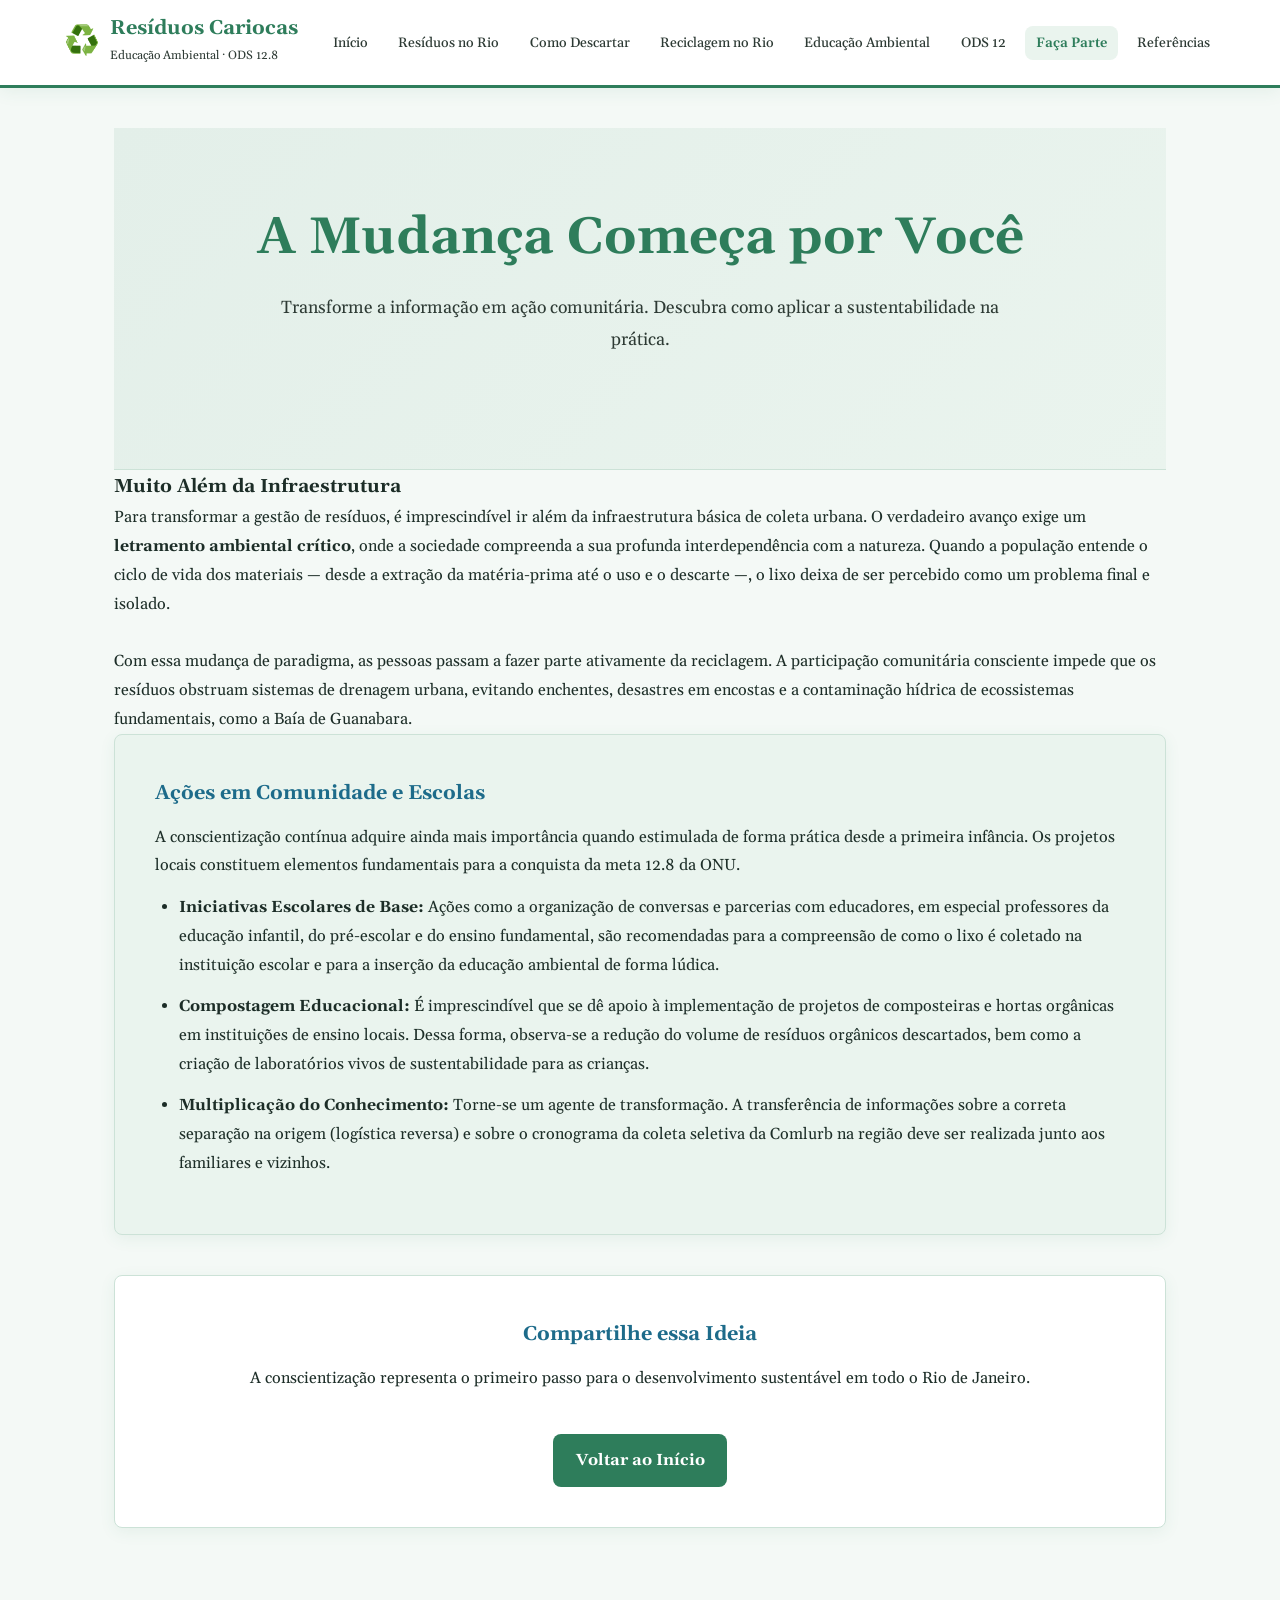
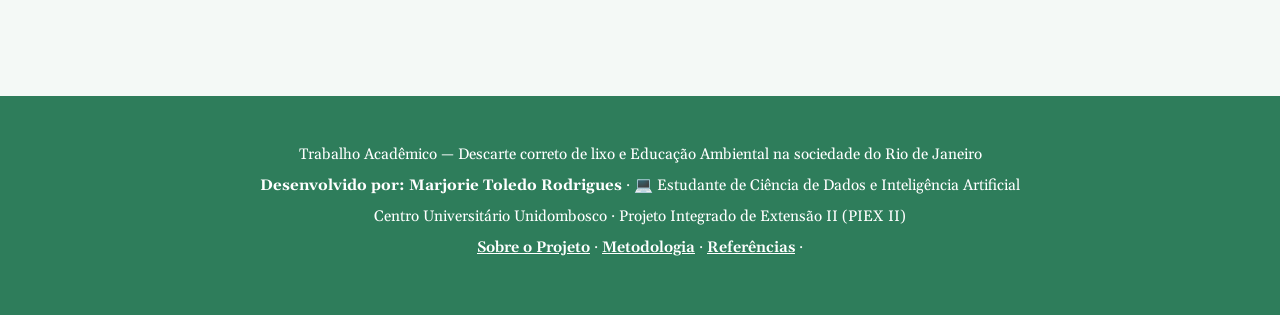
<file: faca-parte.html>
<!DOCTYPE html>
<html lang="pt-BR">
<head>
  <meta charset="UTF-8">
  <meta name="viewport" content="width=device-width, initial-scale=1.0">
  <meta name="description" content="Como participar de ações de educação ambiental e melhorar a gestão de resíduos em sua comunidade.">
  <title>Resíduos Cariocas | Faça Parte</title>
  <link href="https://fonts.googleapis.com/css2?family=Gelasio:ital,wght@0,400..700;1,400..700&display=swap" rel="stylesheet">
  <link rel="icon" type="image/png" href="favicon_2.png">
  <link rel="stylesheet" href="css/style.css">
</head>
<body>

  <header>
    <div class="header-inner">
      <a href="index.html" class="logo">
        <span class="logo-icon">♻️</span>
        <div class="logo-text">
          <h1>Resíduos Cariocas</h1>
          <span>Educação Ambiental · ODS 12.8</span>
        </div>
      </a>
      <nav>
        <ul>
          <li><a href="index.html">Início</a></li>
          <li><a href="residuos-urbanos.html">Resíduos no Rio</a></li>
          <li><a href="descarte.html">Como Descartar</a></li>
          <li><a href="reciclagem-rj.html">Reciclagem no Rio</a></li>
          <li><a href="educacao-ambiental.html">Educação Ambiental</a></li>
          <li><a href="ods12.html">ODS 12</a></li>
          <li><a href="faca-parte.html" class="ativo">Faça Parte</a></li>
          <li><a href="referencias.html">Referências</a></li>
        </ul>
      </nav>
    </div>
  </header>

  <main>
    <!-- Seção Hero com o bloqueio forçado de sombras (inline styles) -->
     <section class="hero">
      <h2>A Mudança Começa por Você</h2>
      <p>Transforme a informação em ação comunitária. Descubra como aplicar a sustentabilidade na prática.</p>
    </section>

    <!-- Texto Expandido sobre Letramento Ambiental e Ciclo de Vida -->
    <div class="destaque-conceito">
      <div class="destaque-conceito-conteudo">
        <h3 style="color: var(--rosa-tech);">Muito Além da Infraestrutura</h3>
        <p>
          Para transformar a gestão de resíduos, é imprescindível ir além da infraestrutura básica de coleta urbana. O verdadeiro avanço exige um <strong>letramento ambiental crítico</strong>, onde a sociedade compreenda a sua profunda interdependência com a natureza. Quando a população entende o ciclo de vida dos materiais — desde a extração da matéria-prima até o uso e o descarte —, o lixo deixa de ser percebido como um problema final e isolado.
        </p>
        <br>
        <p>
          Com essa mudança de paradigma, as pessoas passam a fazer parte ativamente da reciclagem. A participação comunitária consciente impede que os resíduos obstruam sistemas de drenagem urbana, evitando enchentes, desastres em encostas e a contaminação hídrica de ecossistemas fundamentais, como a Baía de Guanabara.
        </p>
      </div>
    </div>

    <!-- Ações Práticas baseadas no PIEX I -->
    <div class="content-section">
      <h3>Ações em Comunidade e Escolas</h3>
      <p>A conscientização contínua adquire ainda mais importância quando estimulada de forma prática desde a primeira infância. Os projetos locais constituem elementos fundamentais para a conquista da meta 12.8 da ONU.</p>
      
      <ul>
        <li><strong>Iniciativas Escolares de Base:</strong> Ações como a organização de conversas e parcerias com educadores, em especial professores da educação infantil, do pré-escolar e do ensino fundamental, são recomendadas para a compreensão de como o lixo é coletado na instituição escolar e para a inserção da educação ambiental de forma lúdica.</li>
        <li><strong>Compostagem Educacional:</strong> É imprescindível que se dê apoio à implementação de projetos de composteiras e hortas orgânicas em instituições de ensino locais. Dessa forma, observa-se a redução do volume de resíduos orgânicos descartados, bem como a criação de laboratórios vivos de sustentabilidade para as crianças.</li>
        <li><strong>Multiplicação do Conhecimento:</strong> Torne-se um agente de transformação. A transferência de informações sobre a correta separação na origem (logística reversa) e sobre o cronograma da coleta seletiva da Comlurb na região deve ser realizada junto aos familiares e vizinhos.</li>
      </ul>
    </div>

    <div class="content-section" style="text-align: center; margin-top: 40px;">
      <h3>Compartilhe essa Ideia</h3>
      <p>A conscientização representa o primeiro passo para o desenvolvimento sustentável em todo o Rio de Janeiro.</p>
      <br>
      <a href="index.html" class="botao">Voltar ao Início</a>
    </div>
  </main>

  <footer id="rodape-marjorie-unidombosco">
    <p class="linha-footer">Trabalho Acadêmico — Descarte correto de lixo e Educação Ambiental na sociedade do Rio de Janeiro</p>
    <p class="linha-footer"><strong>Desenvolvido por: Marjorie Toledo Rodrigues</strong> · 💻 Estudante de Ciência de Dados e Inteligência Artificial</p>
    <p class="linha-footer">Centro Universitário Unidombosco · Projeto Integrado de Extensão II (PIEX II)</p>
    <p class="linha-footer">
      <a href="sobre.html" style="color: var(--rosa-tech); text-decoration: underline;">Sobre o Projeto</a> · 
      <a href="metodologia.html" style="color: var(--rosa-tech); text-decoration: underline;">Metodologia</a> · 
      <a href="referencias.html" style="color: var(--rosa-tech); text-decoration: underline;">Referências</a> ·
    </p>
  </footer>
</body>
</html>
</file>
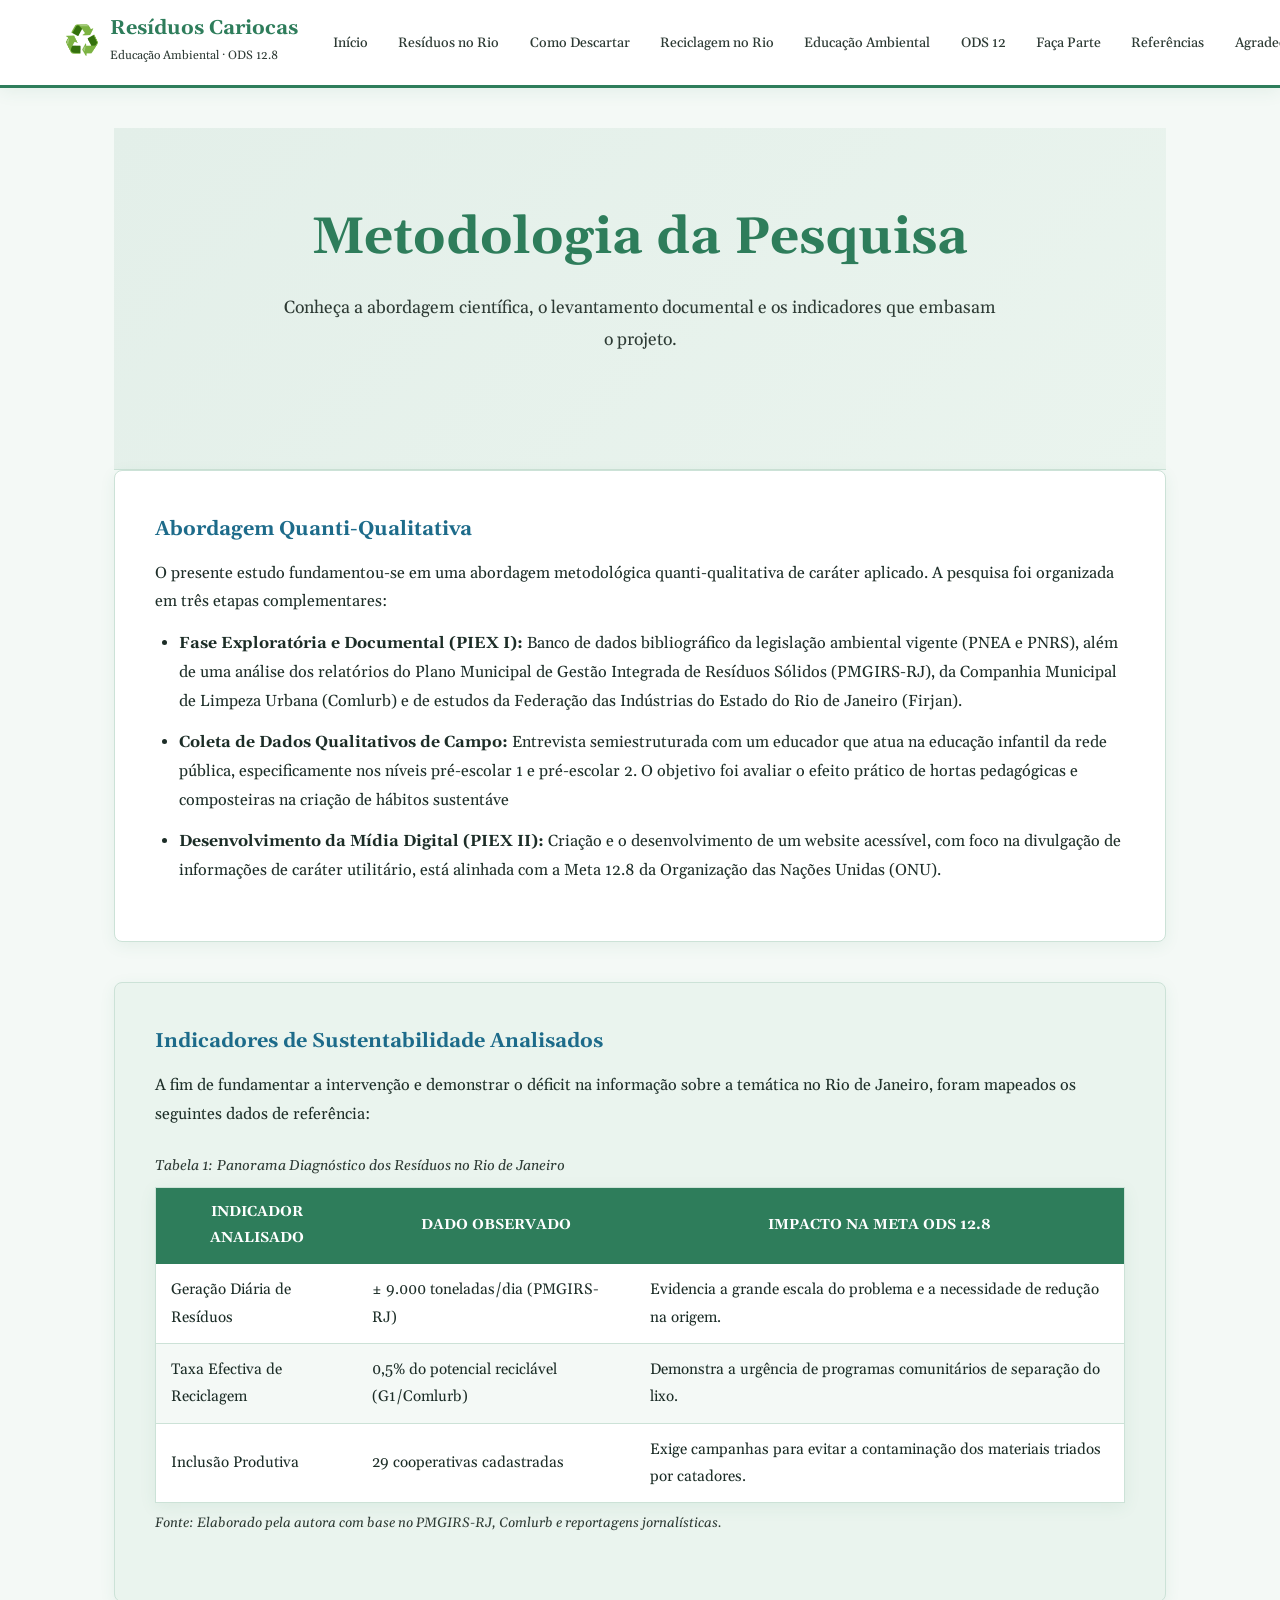
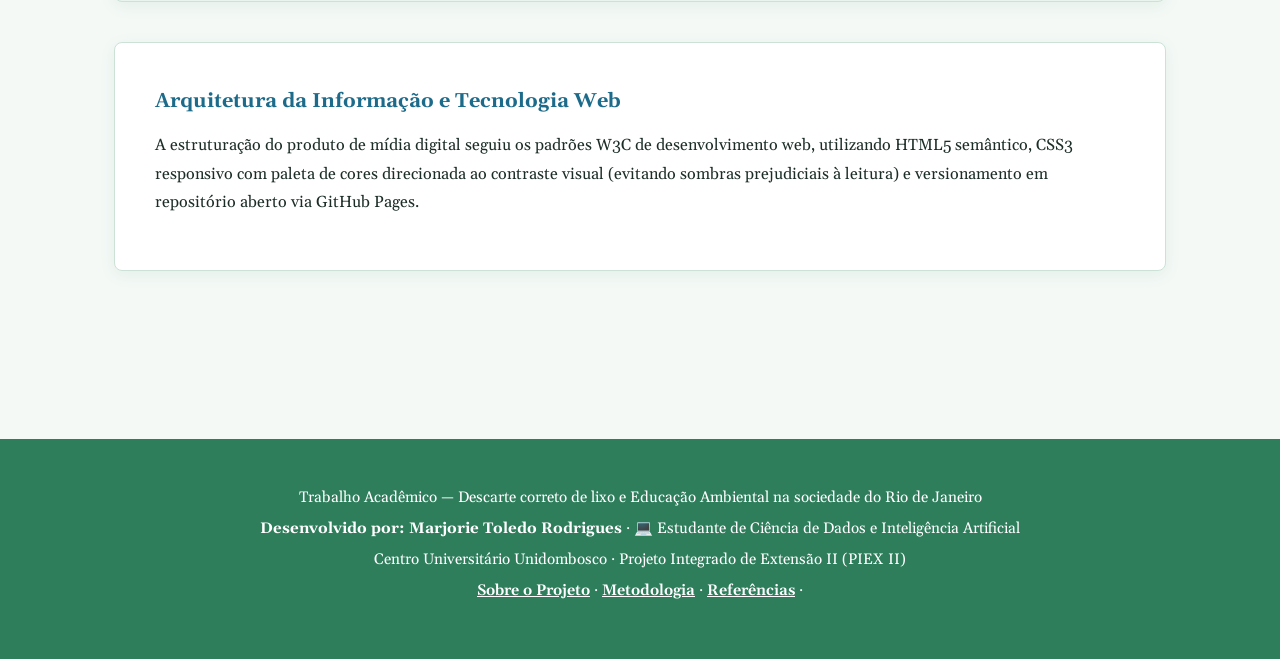
<file: metodologia.html>
<!DOCTYPE html>
<html lang="pt-BR">
<head>
  <meta charset="UTF-8">
  <meta name="viewport" content="width=device-width, initial-scale=1.0">
  <meta name="description" content="Metodologia científica, procedimentos metodológicos e indicadores de sustentabilidade do projeto Resíduos Cariocas.">
  <title>Resíduos Cariocas | Metodologia</title>
  <link href="https://fonts.googleapis.com/css2?family=Gelasio:ital,wght@0,400..700;1,400..700&display=swap" rel="stylesheet">
  <link rel="icon" type="image/png" href="favicon.png">
  <link rel="stylesheet" href="css/style.css">
</head>
<body>

  <header>
    <div class="header-inner">
      <a href="index.html" class="logo">
        <span class="logo-icon">♻️</span>
        <div class="logo-text">
          <h1>Resíduos Cariocas</h1>
          <span>Educação Ambiental · ODS 12.8</span>
        </div>
      </a>
      <nav>
        <ul>
          <li><a href="index.html">Início</a></li>
          <li><a href="residuos-urbanos.html">Resíduos no Rio</a></li>
          <li><a href="descarte.html">Como Descartar</a></li>
          <li><a href="reciclagem-rj.html">Reciclagem no Rio</a></li>
          <li><a href="educacao-ambiental.html">Educação Ambiental</a></li>
          <li><a href="ods12.html">ODS 12</a></li>
          <li><a href="faca-parte.html">Faça Parte</a></li>
          <li><a href="referencias.html">Referências</a></li>
          <li><a href="agradecimentos.html">Agradecimentos</a></li>
        </ul>
      </nav>
    </div>
  </header>

  <main>
     <section class="hero">
      <h2>Metodologia da Pesquisa</h2>
      <p>Conheça a abordagem científica, o levantamento documental e os indicadores que embasam o projeto.</p>
    </section>

    <div class="content-section">
      <h3>Abordagem Quanti-Qualitativa</h3>
      <p>
        O presente estudo fundamentou-se em uma abordagem metodológica quanti-qualitativa de caráter aplicado. A pesquisa foi organizada em três etapas complementares:
      </p>
      
      <ul>
        <li><strong>Fase Exploratória e Documental (PIEX I):</strong> Banco de dados bibliográfico da legislação ambiental vigente (PNEA e PNRS), além de uma análise dos relatórios do Plano Municipal de Gestão Integrada de Resíduos Sólidos (PMGIRS-RJ), da Companhia Municipal de Limpeza Urbana (Comlurb) e de estudos da Federação das Indústrias do Estado do Rio de Janeiro (Firjan).</li>
        <li><strong>Coleta de Dados Qualitativos de Campo:</strong> Entrevista semiestruturada com um educador que atua na educação infantil da rede pública, especificamente nos níveis pré-escolar 1 e pré-escolar 2. O objetivo foi avaliar o efeito prático de hortas pedagógicas e composteiras na criação de hábitos sustentáve</li>
        <li><strong>Desenvolvimento da Mídia Digital (PIEX II):</strong> Criação e o desenvolvimento de um website acessível, com foco na divulgação de informações de caráter utilitário, está alinhada com a Meta 12.8 da Organização das Nações Unidas (ONU).</li>
      </ul>
    </div>

    <!-- TABELA DE INDICADORES MUNICIPAIS -->
    <div class="content-section" id="metodologia-indicadores">
      <h3>Indicadores de Sustentabilidade Analisados</h3>
      <p>
        A fim de fundamentar a intervenção e demonstrar o déficit na informação sobre a temática no Rio de Janeiro, foram mapeados os seguintes dados de referência:
      </p>

      <div class="tabela-container">
        <table>
          <caption>Tabela 1: Panorama Diagnóstico dos Resíduos no Rio de Janeiro</caption>
          <thead>
            <tr>
              <th>Indicador Analisado</th>
              <th>Dado Observado</th>
              <th>Impacto na Meta ODS 12.8</th>
            </tr>
          </thead>
          <tbody>
            <tr>
              <td>Geração Diária de Resíduos</td>
              <td>± 9.000 toneladas/dia (PMGIRS-RJ)</td>
              <td>Evidencia a grande escala do problema e a necessidade de redução na origem.</td>
            </tr>
            <tr>
              <td>Taxa Efectiva de Reciclagem</td>
              <td>0,5% do potencial reciclável (G1/Comlurb)</td>
              <td>Demonstra a urgência de programas comunitários de separação do lixo.</td>
            </tr>
            <tr>
              <td>Inclusão Produtiva</td>
              <td>29 cooperativas cadastradas</td>
              <td>Exige campanhas para evitar a contaminação dos materiais triados por catadores.</td>
            </tr>
          </tbody>
        </table>
        <span class="fonte-academica">Fonte: Elaborado pela autora com base no PMGIRS-RJ, Comlurb e reportagens jornalísticas.</span>
      </div>
    </div>

    <div class="content-section">
      <h3>Arquitetura da Informação e Tecnologia Web</h3>
      <p>
        A estruturação do produto de mídia digital seguiu os padrões W3C de desenvolvimento web, utilizando HTML5 semântico, CSS3 responsivo com paleta de cores direcionada ao contraste visual (evitando sombras prejudiciais à leitura) e versionamento em repositório aberto via GitHub Pages.
      </p>
    </div>
  </main>

  <footer id="rodape-marjorie-unidombosco">
    <p class="linha-footer">Trabalho Acadêmico — Descarte correto de lixo e Educação Ambiental na sociedade do Rio de Janeiro</p>
    <p class="linha-footer"><strong>Desenvolvido por: Marjorie Toledo Rodrigues</strong> · 💻 Estudante de Ciência de Dados e Inteligência Artificial</p>
    <p class="linha-footer">Centro Universitário Unidombosco · Projeto Integrado de Extensão II (PIEX II)</p>
    <p class="linha-footer">
      <a href="sobre.html" style="color: var(--rosa-tech); text-decoration: underline;">Sobre o Projeto</a> · 
      <a href="metodologia.html" style="color: var(--rosa-tech); text-decoration: underline;">Metodologia</a> · 
      <a href="referencias.html" style="color: var(--rosa-tech); text-decoration: underline;">Referências</a> ·
    </p>
  </footer>

</body>
</html>
</file>
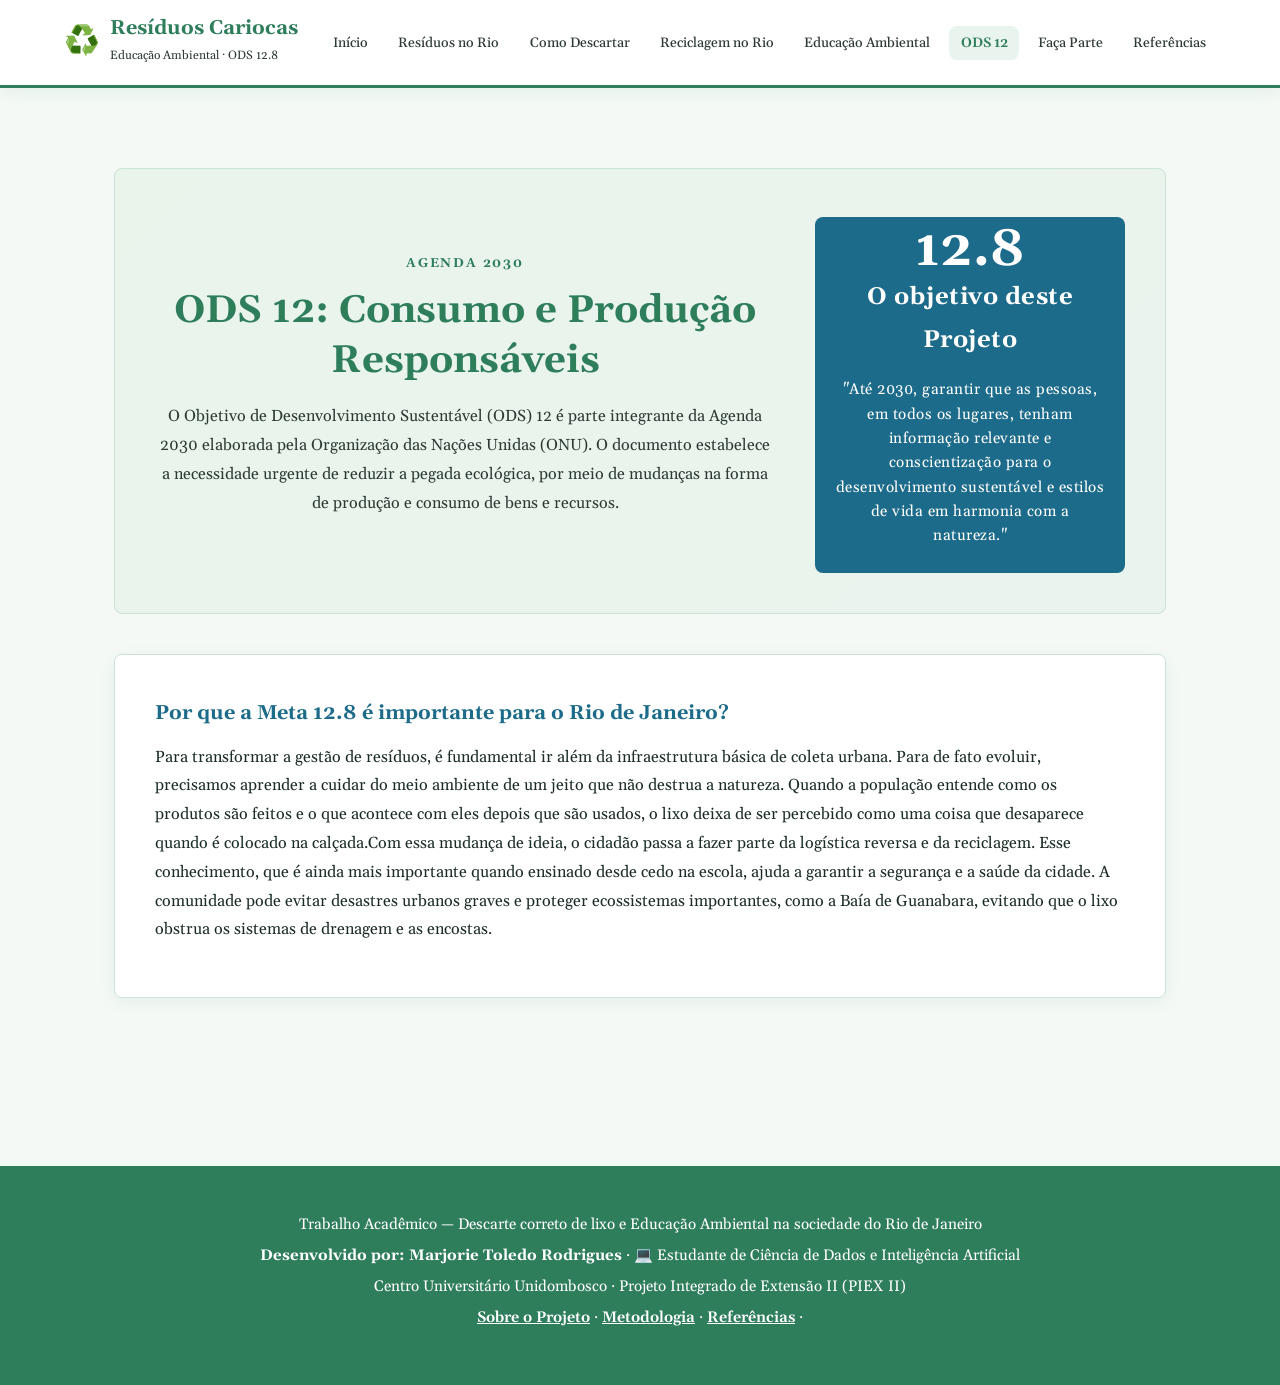
<file: ods12.html>
<!DOCTYPE html>
<html lang="pt-BR">
<head>
  <meta charset="UTF-8">
  <meta name="viewport" content="width=device-width, initial-scale=1.0">
  <title>Resíduos Cariocas | ODS 12</title>
  <link href="https://fonts.googleapis.com/css2?family=Gelasio:ital,wght@0,400..700;1,400..700&display=swap" rel="stylesheet">
  <link rel="icon" type="image/png" href="favicon.png">
  <link rel="stylesheet" href="css/style.css">
</head>
<body>
  <header>
    <div class="header-inner">
      <a href="index.html" class="logo">
        <span class="logo-icon">♻️</span>
        <div class="logo-text">
          <h1>Resíduos Cariocas</h1>
          <span>Educação Ambiental · ODS 12.8</span>
        </div>
      </a>
      <nav>
        <ul>
          <li><a href="index.html">Início</a></li>
          <li><a href="residuos-urbanos.html">Resíduos no Rio</a></li>
          <li><a href="descarte.html">Como Descartar</a></li>
          <li><a href="reciclagem-rj.html">Reciclagem no Rio</a></li>
          <li><a href="educacao-ambiental.html">Educação Ambiental</a></li>
          <li><a href="ods12.html" class="ativo">ODS 12</a></li>
          <li><a href="faca-parte.html">Faça Parte</a></li>
          <li><a href="referencias.html">Referências</a></li>
        </ul>
      </nav>
    </div>
  </header>

  <main>
    <section class="ods-section">
      <div class="ods-content">
        <div class="ods-text">
          <span class="section-label">AGENDA 2030</span>
          <h2>ODS 12: Consumo e Produção Responsáveis</h2>
          <p>O Objetivo de Desenvolvimento Sustentável (ODS) 12 é parte integrante da Agenda 2030 elaborada pela Organização das Nações Unidas (ONU). O documento estabelece a necessidade urgente de reduzir a pegada ecológica, por meio de mudanças na forma de produção e consumo de bens e recursos.</p>
        </div>
        <div class="ods-meta">
          <span class="numero-meta">12.8</span>
          <h3>O objetivo deste Projeto</h3>
          <p>"Até 2030, garantir que as pessoas, em todos os lugares, tenham informação relevante e conscientização para o desenvolvimento sustentável e estilos de vida em harmonia com a natureza."</p>
        </div>
      </div>
    </section>

    <div class="content-section">
      <h3>Por que a Meta 12.8 é importante para o Rio de Janeiro?</h3>
      <p>Para transformar a gestão de resíduos, é fundamental ir além da infraestrutura básica de coleta urbana. Para de fato evoluir, precisamos aprender a cuidar do meio ambiente de um 
        jeito que não destrua a natureza. Quando a população entende como os produtos são feitos e o que acontece com eles depois que são usados, o lixo deixa de ser percebido como uma coisa que desaparece quando é colocado na calçada.Com essa mudança de ideia,
         o cidadão passa a fazer parte da logística reversa e da reciclagem. Esse conhecimento, que é ainda mais importante quando ensinado desde cedo na escola, ajuda a garantir a segurança e a saúde da cidade. A comunidade pode evitar desastres urbanos graves e proteger ecossistemas importantes, como a Baía de Guanabara, evitando que o lixo obstrua os sistemas de drenagem e as encostas.</p>
    </div>
  </main>

  <footer id="rodape-marjorie-unidombosco">
    <p class="linha-footer">Trabalho Acadêmico — Descarte correto de lixo e Educação Ambiental na sociedade do Rio de Janeiro</p>
    <p class="linha-footer"><strong>Desenvolvido por: Marjorie Toledo Rodrigues</strong> · 💻 Estudante de Ciência de Dados e Inteligência Artificial</p>
    <p class="linha-footer">Centro Universitário Unidombosco · Projeto Integrado de Extensão II (PIEX II)</p>
    <p class="linha-footer">
      <a href="sobre.html" style="color: var(--rosa-tech); text-decoration: underline;">Sobre o Projeto</a> · 
      <a href="metodologia.html" style="color: var(--rosa-tech); text-decoration: underline;">Metodologia</a> · 
      <a href="referencias.html" style="color: var(--rosa-tech); text-decoration: underline;">Referências</a> ·
    </p>
  </footer>
</body>
</html>
</file>
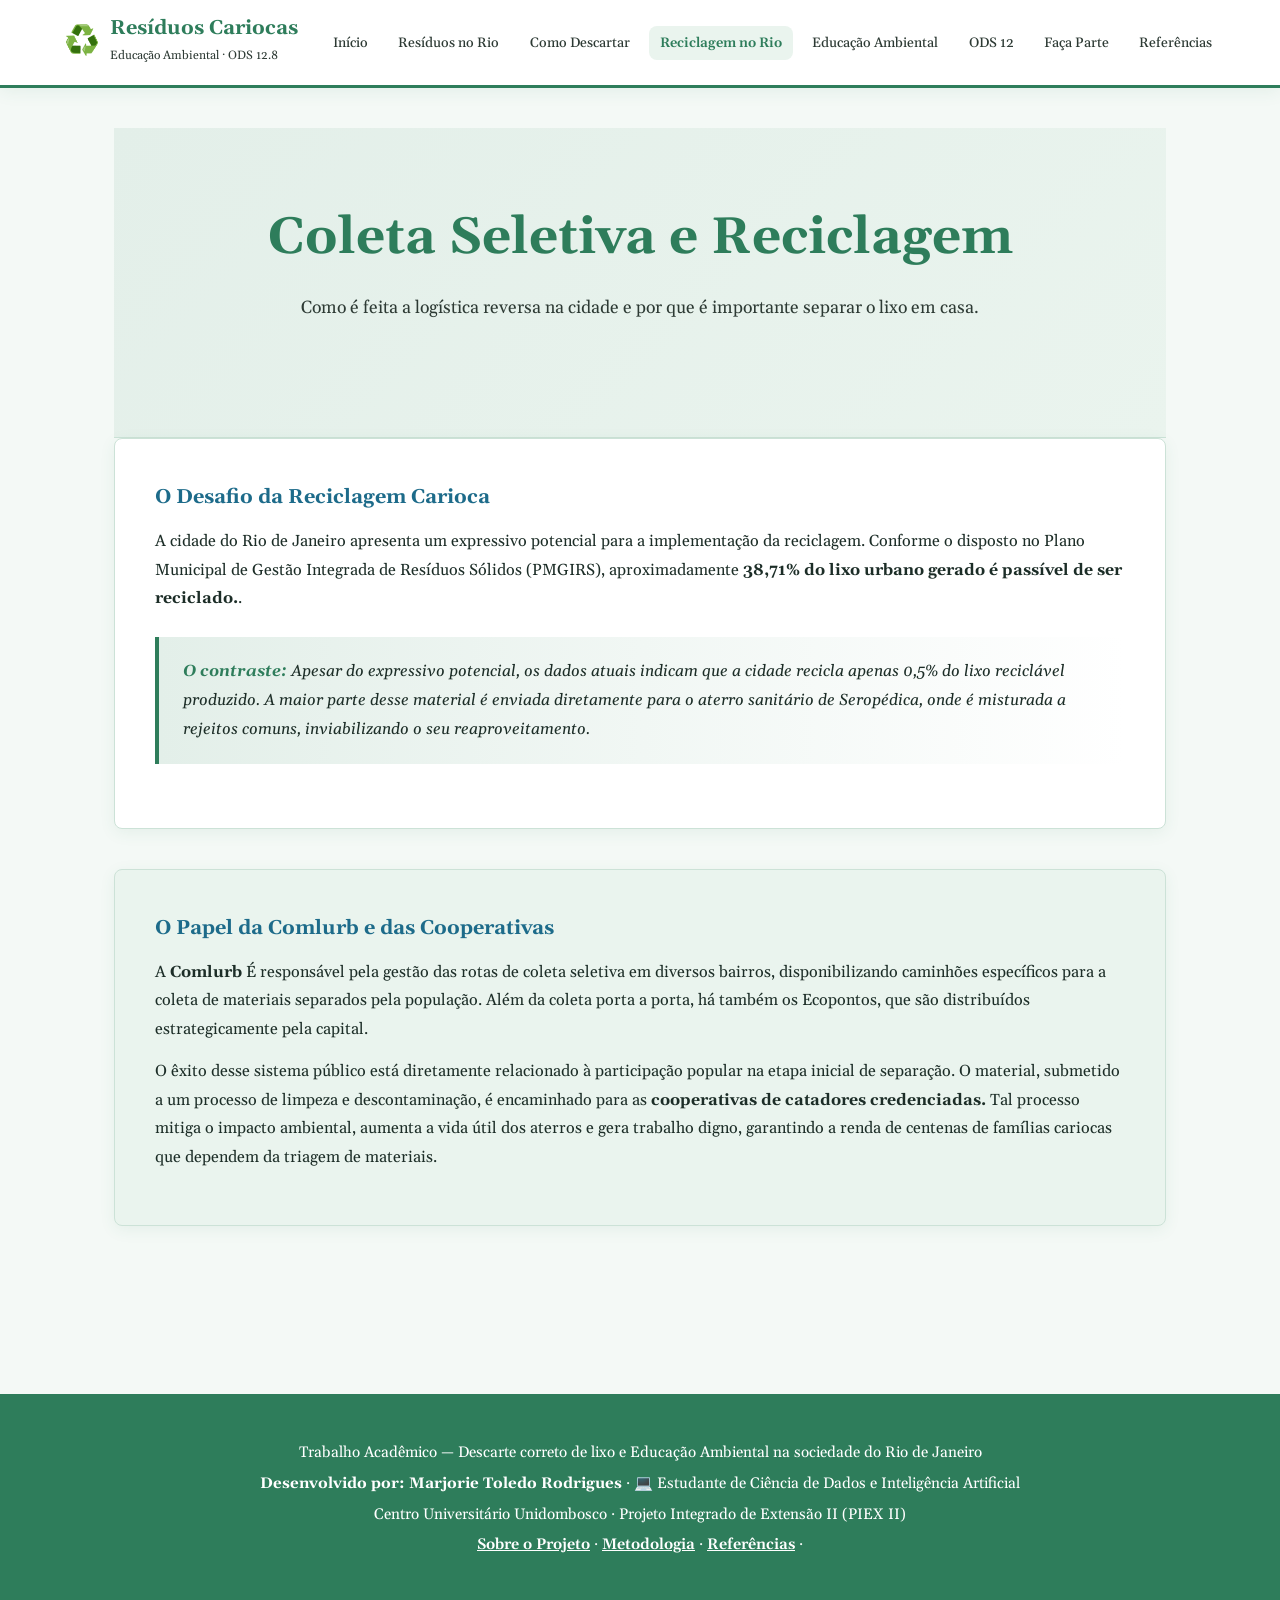
<file: reciclagem-rj.html>
<!DOCTYPE html>
<html lang="pt-BR">
<head>
  <meta charset="UTF-8">
  <meta name="viewport" content="width=device-width, initial-scale=1.0">
  <meta name="description" content="Sistema de reciclagem e coleta seletiva no Rio de Janeiro">
  <title>Reciclagem no Rio | Resíduos Cariocas</title>
  <title>Reciclagem</title>
  <title>Descarte correto de lixo e Educação Ambiental na sociedade do Rio de Janeiro</title>
  <meta name="description" content="Como funciona a coleta seletiva e a reciclagem de resíduos sólidos no Rio de Janeiro.">
  <title>Resíduos Cariocas | Reciclagem no Rio</title>
  <link href="https://fonts.googleapis.com/css2?family=Gelasio:ital,wght@0,400..700;1,400..700&display=swap" rel="stylesheet">
  <link rel="icon" type="image/png" href="favicon.png">
  <link rel="stylesheet" href="css/style.css">
</head>
<body>
  
  <header>
  <div class="header-inner"> <!-- Essa div é obrigatória para o menu ficar na horizontal! -->
    <a href="index.html" class="logo">
      <span class="logo-icon">♻️</span>
      <div class="logo-text">
        <h1>Resíduos Cariocas</h1>
          <span>Educação Ambiental · ODS 12.8</span>
      </div>
    </a>
    <nav>
        <ul>
          <li><a href="index.html">Início</a></li>
          <li><a href="residuos-urbanos.html">Resíduos no Rio</a></li>
          <li><a href="descarte.html">Como Descartar</a></li>
          <li><a href="reciclagem-rj.html" class="ativo">Reciclagem no Rio</a></li>
          <li><a href="educacao-ambiental.html">Educação Ambiental</a></li>
          <li><a href="ods12.html">ODS 12</a></li>
          <li><a href="faca-parte.html">Faça Parte</a></li>
          <li><a href="referencias.html">Referências</a></li>
        </ul>
      </nav>
  </div>
  </header>  

    <main>
    <section class="hero">
      <h2>Coleta Seletiva e Reciclagem</h2>
      <p>Como é feita a logística reversa na cidade e por que é importante separar o lixo em casa.</p>
    </section>

    <div class="content-section">
      <h3>O Desafio da Reciclagem Carioca</h3>
      <p>A cidade do Rio de Janeiro apresenta um expressivo potencial para a implementação da reciclagem. Conforme o disposto no Plano Municipal de Gestão Integrada de Resíduos Sólidos (PMGIRS), aproximadamente <strong>38,71% do lixo urbano gerado é passível de ser reciclado.</strong>.</p>
      
      <div class="highlight-box">
        <strong>O contraste:</strong> Apesar do expressivo potencial, os dados atuais indicam que a cidade recicla apenas 0,5% do lixo reciclável produzido. A maior parte desse material é enviada diretamente para o aterro sanitário de Seropédica, onde é misturada a rejeitos comuns, inviabilizando o seu reaproveitamento.
      </div>
    </div>

    <div class="content-section">
      <h3>O Papel da Comlurb e das Cooperativas</h3>
      <p>A <strong>Comlurb</strong> É responsável pela gestão das rotas de coleta seletiva em diversos bairros, disponibilizando caminhões específicos para a coleta de materiais separados pela população. Além da coleta porta a porta, há também os Ecopontos, que são distribuídos estrategicamente pela capital.</p>
      
      <p>O êxito desse sistema público está diretamente relacionado à participação popular na etapa inicial de separação. O material, submetido a um processo de limpeza e descontaminação, é encaminhado para as <strong>cooperativas de catadores credenciadas.</strong> Tal processo mitiga o impacto ambiental, aumenta a vida útil dos aterros e gera trabalho digno, garantindo a renda de centenas de famílias cariocas que dependem da triagem de materiais.</p>
    </div>
  </main>

  <footer id="rodape-marjorie-unidombosco">
    <p class="linha-footer">Trabalho Acadêmico — Descarte correto de lixo e Educação Ambiental na sociedade do Rio de Janeiro</p>
    <p class="linha-footer"><strong>Desenvolvido por: Marjorie Toledo Rodrigues</strong> · 💻 Estudante de Ciência de Dados e Inteligência Artificial</p>
    <p class="linha-footer">Centro Universitário Unidombosco · Projeto Integrado de Extensão II (PIEX II)</p>
    <p class="linha-footer">
      <a href="sobre.html" style="color: var(--rosa-tech); text-decoration: underline;">Sobre o Projeto</a> · 
      <a href="metodologia.html" style="color: var(--rosa-tech); text-decoration: underline;">Metodologia</a> · 
      <a href="referencias.html" style="color: var(--rosa-tech); text-decoration: underline;">Referências</a> ·
    </p>
  </footer>
  
</body>
</html>
</file>
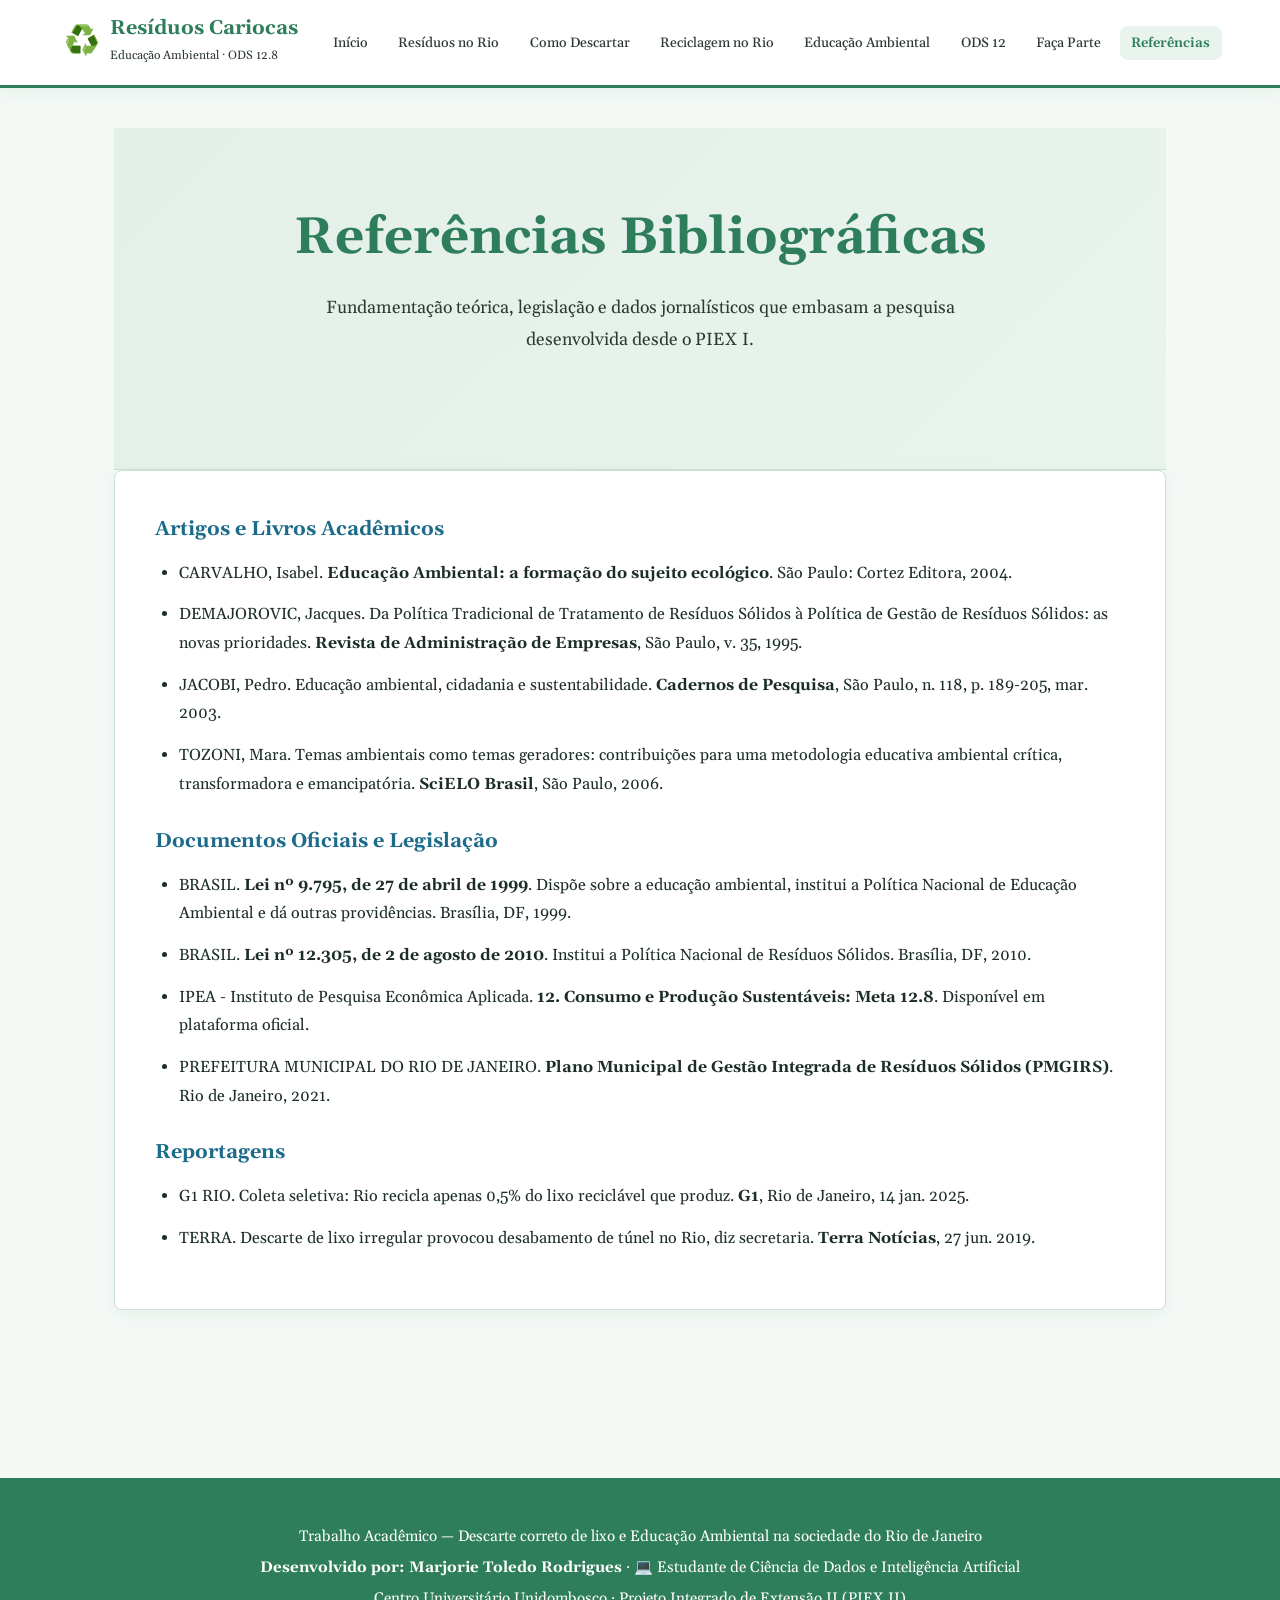
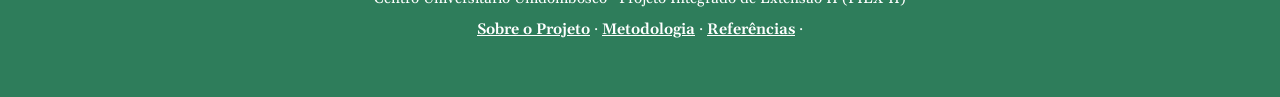
<file: referencias.html>
<!DOCTYPE html>
<html lang="pt-BR">
<head>
  <meta charset="UTF-8">
  <meta name="viewport" content="width=device-width, initial-scale=1.0">
  <meta name="description" content="Referências bibliográficas e fundamentação teórica do projeto Resíduos Cariocas.">
  <title>Resíduos Cariocas | Referências</title>
  <link href="https://fonts.googleapis.com/css2?family=Gelasio:ital,wght@0,400..700;1,400..700&display=swap" rel="stylesheet">
  <link rel="icon" type="image/png" href="favicon.png">
  <link rel="stylesheet" href="css/style.css">
</head>
<body>

  <header>
    <div class="header-inner">
      <a href="index.html" class="logo">
        <span class="logo-icon">♻️</span>
        <div class="logo-text">
          <h1>Resíduos Cariocas</h1>
          <span>Educação Ambiental · ODS 12.8</span>
        </div>
      </a>
      <nav>
        <ul>
          <li><a href="index.html">Início</a></li>
          <li><a href="residuos-urbanos.html">Resíduos no Rio</a></li>
          <li><a href="descarte.html">Como Descartar</a></li>
          <li><a href="reciclagem-rj.html">Reciclagem no Rio</a></li>
          <li><a href="educacao-ambiental.html">Educação Ambiental</a></li>
          <li><a href="ods12.html">ODS 12</a></li>
          <li><a href="faca-parte.html">Faça Parte</a></li>
          <li><a href="referencias.html" class="ativo">Referências</a></li>
        </ul>
      </nav>
    </div>
  </header>

  <main>
    <section class="hero">
      <h2>Referências Bibliográficas</h2>
      <p>Fundamentação teórica, legislação e dados jornalísticos que embasam a pesquisa desenvolvida desde o PIEX I.</p>
    </section>

    <div class="content-section">
      <h3>Artigos e Livros Acadêmicos</h3>
      <ul class="lista-referencias">
        <li>CARVALHO, Isabel. <strong>Educação Ambiental: a formação do sujeito ecológico</strong>. São Paulo: Cortez Editora, 2004.</li>
        <li>DEMAJOROVIC, Jacques. Da Política Tradicional de Tratamento de Resíduos Sólidos à Política de Gestão de Resíduos Sólidos: as novas prioridades. <strong>Revista de Administração de Empresas</strong>, São Paulo, v. 35, 1995.</li>
        <li>JACOBI, Pedro. Educação ambiental, cidadania e sustentabilidade. <strong>Cadernos de Pesquisa</strong>, São Paulo, n. 118, p. 189-205, mar. 2003.</li>
        <li>TOZONI, Mara. Temas ambientais como temas geradores: contribuições para uma metodologia educativa ambiental crítica, transformadora e emancipatória. <strong>SciELO Brasil</strong>, São Paulo, 2006.</li>
      </ul>

      <h3 style="margin-top: 40px;">Documentos Oficiais e Legislação</h3>
      <ul class="lista-referencias">
        <li>BRASIL. <strong>Lei nº 9.795, de 27 de abril de 1999</strong>. Dispõe sobre a educação ambiental, institui a Política Nacional de Educação Ambiental e dá outras providências. Brasília, DF, 1999.</li>
        <li>BRASIL. <strong>Lei nº 12.305, de 2 de agosto de 2010</strong>. Institui a Política Nacional de Resíduos Sólidos. Brasília, DF, 2010.</li>
        <li>IPEA - Instituto de Pesquisa Econômica Aplicada. <strong>12. Consumo e Produção Sustentáveis: Meta 12.8</strong>. Disponível em plataforma oficial.</li>
        <li>PREFEITURA MUNICIPAL DO RIO DE JANEIRO. <strong>Plano Municipal de Gestão Integrada de Resíduos Sólidos (PMGIRS)</strong>. Rio de Janeiro, 2021.</li>
      </ul>

      <h3 style="margin-top: 40px;">Reportagens</h3>
      <ul class="lista-referencias">
        <li>G1 RIO. Coleta seletiva: Rio recicla apenas 0,5% do lixo reciclável que produz. <strong>G1</strong>, Rio de Janeiro, 14 jan. 2025.</li>
        <li>TERRA. Descarte de lixo irregular provocou desabamento de túnel no Rio, diz secretaria. <strong>Terra Notícias</strong>, 27 jun. 2019.</li>
      </ul>
    </div>
  </main>

  <footer id="rodape-marjorie-unidombosco">
    <p class="linha-footer">Trabalho Acadêmico — Descarte correto de lixo e Educação Ambiental na sociedade do Rio de Janeiro</p>
    <p class="linha-footer"><strong>Desenvolvido por: Marjorie Toledo Rodrigues</strong> · 💻 Estudante de Ciência de Dados e Inteligência Artificial</p>
    <p class="linha-footer">Centro Universitário Unidombosco · Projeto Integrado de Extensão II (PIEX II)</p>
    <p class="linha-footer">
      <a href="sobre.html" style="color: var(--rosa-tech); text-decoration: underline;">Sobre o Projeto</a> · 
      <a href="metodologia.html" style="color: var(--rosa-tech); text-decoration: underline;">Metodologia</a> · 
      <a href="referencias.html" style="color: var(--rosa-tech); text-decoration: underline;">Referências</a> ·
    </p>
  </footer>
</body>
</html>
</file>
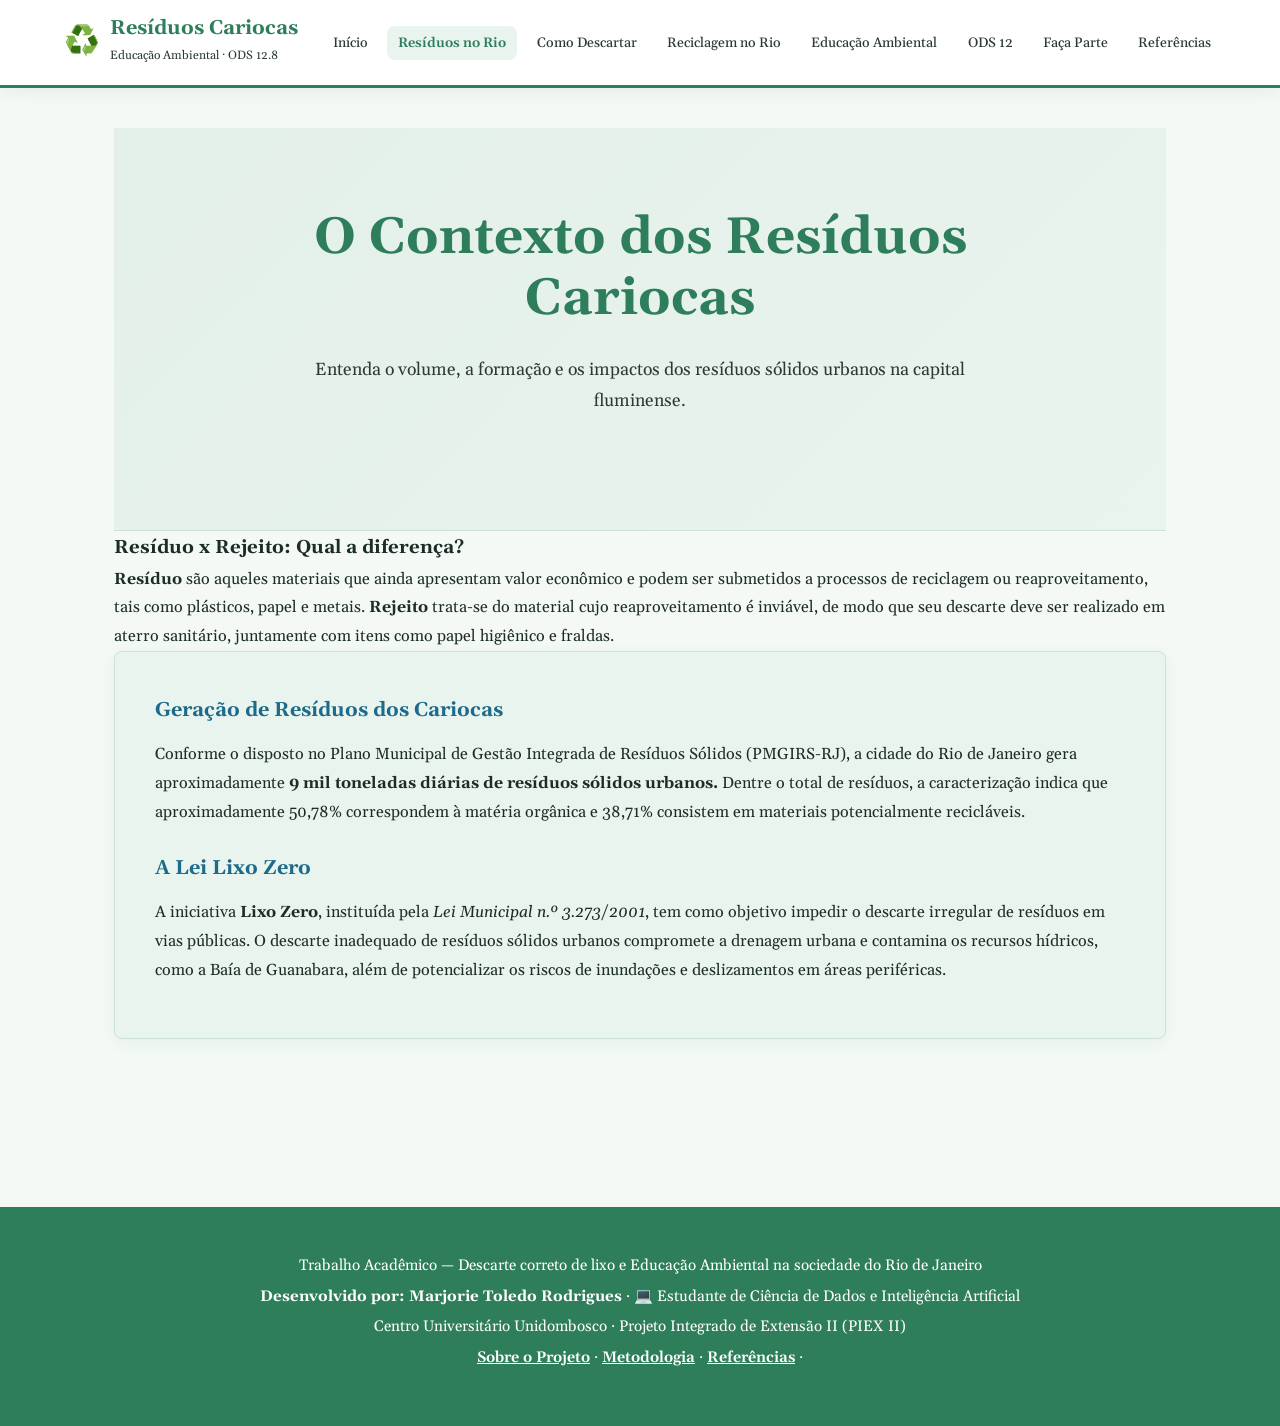
<file: residuos-urbanos.html>
<!DOCTYPE html>
<html lang="pt-BR">
<head>
  <meta charset="UTF-8">
  <meta name="viewport" content="width=device-width, initial-scale=1.0">
  <meta name="description" content="Resíduos sólidos urbanos no Rio de Janeiro — origem, tipos e desafios">
  <title>Resíduos Urbanos | Resíduos Cariocas</title>
  <title>Resíduos Urbanos</title>
  <title>Descarte correto de lixo e Educação Ambiental na sociedade do Rio de Janeiro</title>
  <link href="https://fonts.googleapis.com/css2?family=Gelasio:ital,wght@0,400..700;1,400..700&display=swap" rel="stylesheet">
  <link rel="icon" type="image/png" href="favicon.png">
  <link rel="stylesheet" href="css/style.css">
</head>
<body>
  <header>
    <div class="header-inner">
      <a href="index.html" class="logo">
        <span class="logo-icon">♻️</span>
        <div class="logo-text">
          <h1>Resíduos Cariocas</h1>
          <span>Educação Ambiental · ODS 12.8</span>
        </div>
      </a>
     <nav>
        <ul>
          <li><a href="index.html">Início</a></li>
          <li><a href="residuos-urbanos.html" class="ativo">Resíduos no Rio</a></li>
          <li><a href="descarte.html">Como Descartar</a></li>
          <li><a href="reciclagem-rj.html">Reciclagem no Rio</a></li>
          <li><a href="educacao-ambiental.html">Educação Ambiental</a></li>
          <li><a href="ods12.html">ODS 12</a></li>
          <li><a href="faca-parte.html">Faça Parte</a></li>
          <li><a href="referencias.html">Referências</a></li>
        </ul>
      </nav>
    </div>
  </header>

  <main>
     <section class="hero">
      <h2>O Contexto dos Resíduos Cariocas</h2>
      <p>Entenda o volume, a formação e os impactos dos resíduos sólidos urbanos na capital fluminense.</p>
    </section>

    <div class="destaque-conceito">
      <div class="destaque-conceito-conteudo">
        <h3>Resíduo x Rejeito: Qual a diferença?</h3>
        <p><strong>Resíduo</strong> são aqueles materiais que ainda apresentam valor econômico e podem ser submetidos a processos de reciclagem ou reaproveitamento, tais como plásticos, papel e metais. <strong>Rejeito</strong> trata-se do material cujo reaproveitamento é inviável, de modo que seu descarte deve ser realizado em aterro sanitário, juntamente com itens como papel higiênico e fraldas.</p>
      </div>
    </div>

    <div class="content-section">
      <h3>Geração de Resíduos dos Cariocas</h3>
      <p>Conforme o disposto no Plano Municipal de Gestão Integrada de Resíduos Sólidos (PMGIRS-RJ), a cidade do Rio de Janeiro gera aproximadamente <strong>9 mil toneladas diárias de resíduos sólidos urbanos.</strong> Dentre o total de resíduos, a caracterização indica que aproximadamente 50,78% correspondem à matéria orgânica e 38,71% consistem em materiais potencialmente recicláveis.</p>
      
      <h3>A Lei Lixo Zero</h3>
      <p>A iniciativa <strong>Lixo Zero</strong>, instituída pela <em>Lei Municipal n.º 3.273/2001</em>, tem como objetivo impedir o descarte irregular de resíduos em vias públicas. O descarte inadequado de resíduos sólidos urbanos compromete a drenagem urbana e contamina os recursos hídricos, como a Baía de Guanabara, além de potencializar os riscos de inundações e deslizamentos em áreas periféricas.</p>
    </div>
  </main>

  <footer id="rodape-marjorie-unidombosco">
    <p class="linha-footer">Trabalho Acadêmico — Descarte correto de lixo e Educação Ambiental na sociedade do Rio de Janeiro</p>
    <p class="linha-footer"><strong>Desenvolvido por: Marjorie Toledo Rodrigues</strong> · 💻 Estudante de Ciência de Dados e Inteligência Artificial</p>
    <p class="linha-footer">Centro Universitário Unidombosco · Projeto Integrado de Extensão II (PIEX II)</p>
    <p class="linha-footer">
      <a href="sobre.html" style="color: var(--rosa-tech); text-decoration: underline;">Sobre o Projeto</a> · 
      <a href="metodologia.html" style="color: var(--rosa-tech); text-decoration: underline;">Metodologia</a> · 
      <a href="referencias.html" style="color: var(--rosa-tech); text-decoration: underline;">Referências</a> ·
    </p>
  </footer>
</body>
</html>
</file>
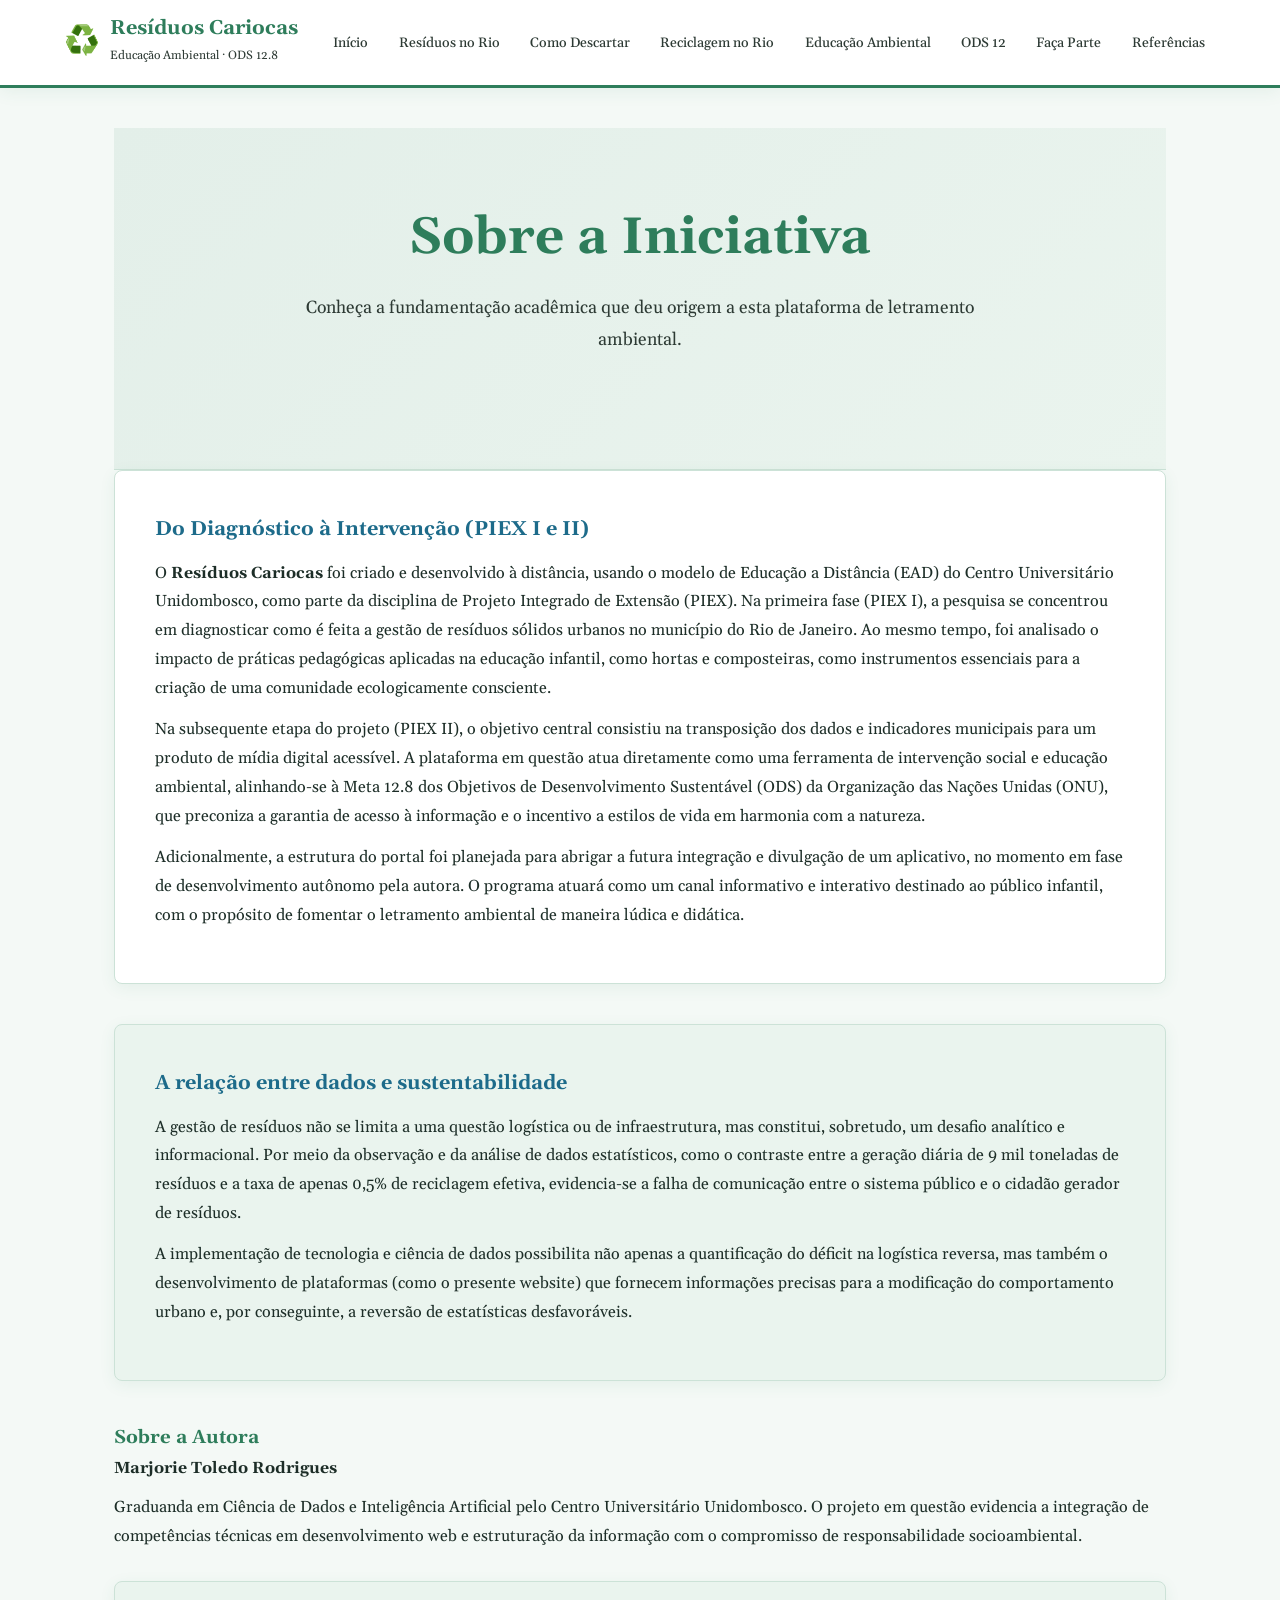
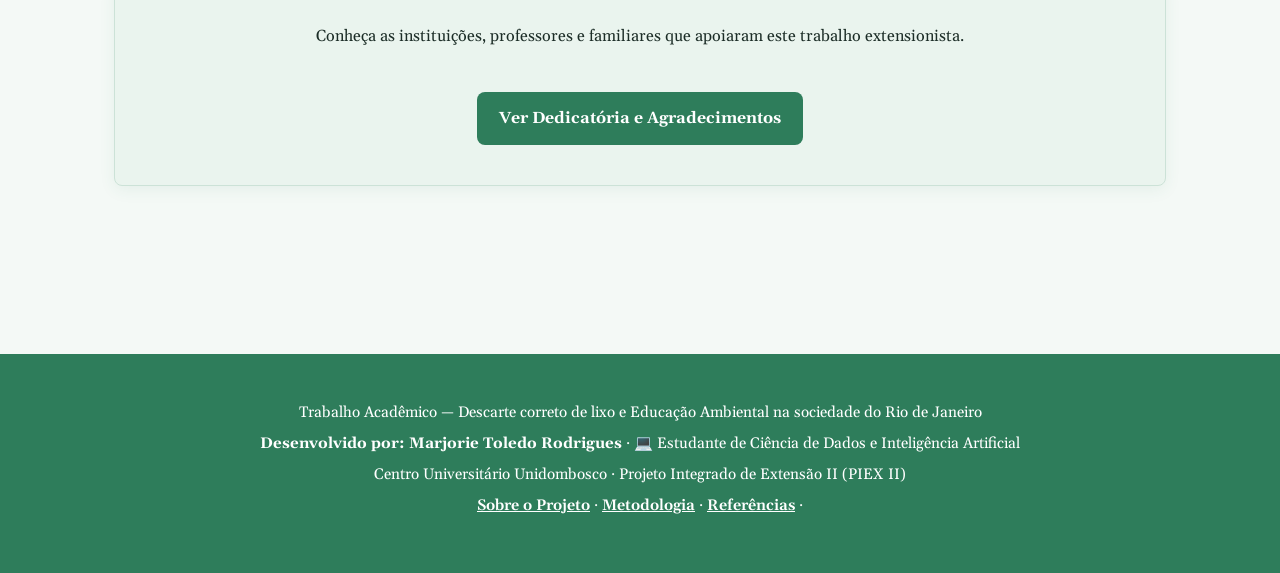
<file: sobre.html>
<!DOCTYPE html>
<html lang="pt-BR">
<head>
  <meta charset="UTF-8">
  <meta name="viewport" content="width=device-width, initial-scale=1.0">
  <meta name="description" content="Saiba mais sobre a origem do projeto Resíduos Cariocas e a sua conexão com a Ciência de Dados e a Educação Ambiental.">
  <title>Resíduos Cariocas | Sobre o Projeto</title>
  <link href="https://fonts.googleapis.com/css2?family=Gelasio:ital,wght@0,400..700;1,400..700&display=swap" rel="stylesheet">
  <link rel="icon" type="image/png" href="favicon_2.png">
  <link rel="stylesheet" href="css/style.css">
</head>
<body>

  <header>
    <div class="header-inner">
      <a href="index.html" class="logo">
        <span class="logo-icon">♻️</span>
        <div class="logo-text">
          <h1>Resíduos Cariocas</h1>
          <span>Educação Ambiental · ODS 12.8</span>
        </div>
      </a>
      <nav>
        <ul>
          <li><a href="index.html">Início</a></li>
          <li><a href="residuos-urbanos.html">Resíduos no Rio</a></li>
          <li><a href="descarte.html">Como Descartar</a></li>
          <li><a href="reciclagem-rj.html">Reciclagem no Rio</a></li>
          <li><a href="educacao-ambiental.html">Educação Ambiental</a></li>
          <li><a href="ods12.html">ODS 12</a></li>
          <li><a href="faca-parte.html">Faça Parte</a></li>
          <li><a href="referencias.html">Referências</a></li>
        </ul>
      </nav>
    </div>
  </header>

  <main>
     <section class="hero">
      <h2>Sobre a Iniciativa</h2>
      <p>Conheça a fundamentação acadêmica que deu origem a esta plataforma de letramento ambiental.</p>
    </section>

    <div class="content-section">
      <h3>Do Diagnóstico à Intervenção (PIEX I e II)</h3>
      <p>O <strong>Resíduos Cariocas</strong> foi criado e desenvolvido à distância, usando o modelo de Educação a Distância (EAD) do Centro Universitário Unidombosco, como parte da disciplina de Projeto Integrado de Extensão (PIEX). Na primeira fase (PIEX I), a pesquisa se concentrou em diagnosticar como é feita a gestão de resíduos sólidos urbanos no município do Rio de Janeiro. Ao mesmo tempo, foi analisado o impacto de práticas pedagógicas aplicadas na educação infantil, como hortas e composteiras, como instrumentos essenciais para a criação de uma comunidade ecologicamente consciente.</p>
      <p>Na subsequente etapa do projeto (PIEX II), o objetivo central consistiu na transposição dos dados e indicadores municipais para um produto de mídia digital acessível. A plataforma em questão atua diretamente como uma ferramenta de intervenção social e educação ambiental, alinhando-se à Meta 12.8 dos Objetivos de Desenvolvimento Sustentável (ODS) da Organização das Nações Unidas (ONU), que preconiza a garantia de acesso à informação e o incentivo a estilos de vida em harmonia com a natureza.</p>
      <p>Adicionalmente, a estrutura do portal foi planejada para abrigar a futura integração e divulgação de um aplicativo, no momento em fase de desenvolvimento autônomo pela autora. O programa atuará como um canal informativo e interativo destinado ao público infantil, com o propósito de fomentar o letramento ambiental de maneira lúdica e didática.</p>
    </div>

    <div class="content-section">
      <h3>A relação entre dados e sustentabilidade</h3>
      <p>A gestão de resíduos não se limita a uma questão logística ou de infraestrutura, mas constitui, sobretudo, um desafio analítico e informacional. Por meio da observação e da análise de dados estatísticos, como o contraste entre a geração diária de 9 mil toneladas de resíduos e a taxa de apenas 0,5% de reciclagem efetiva, evidencia-se a falha de comunicação entre o sistema público e o cidadão gerador de resíduos.</p>
      <p>A implementação de tecnologia e ciência de dados possibilita não apenas a quantificação do déficit na logística reversa, mas também o desenvolvimento de plataformas (como o presente website) que fornecem informações precisas para a modificação do comportamento urbano e, por conseguinte, a reversão de estatísticas desfavoráveis.</p>
    </div>

    <div class="destaque-conceito">
      <div class="destaque-conceito-conteudo">
        <h3 style="color: var(--principal-destaque);">Sobre a Autora</h3>
        <p style="margin-bottom: 10px;"><strong>Marjorie Toledo Rodrigues</strong></p>
        <p>Graduanda em Ciência de Dados e Inteligência Artificial pelo Centro Universitário Unidombosco. O projeto em questão evidencia a integração de competências técnicas em desenvolvimento web e estruturação da informação com o compromisso de responsabilidade socioambiental.</p>
      </div>
    </div>
    <div class="content-section" style="text-align: center; margin-top: 30px;">
      <p>Conheça as instituições, professores e familiares que apoiaram este trabalho extensionista.</p>
      <br>
      <a href="agradecimentos.html" class="botao">Ver Dedicatória e Agradecimentos</a>
    </div>
  </main>

  <footer id="rodape-marjorie-unidombosco">
    <p class="linha-footer">Trabalho Acadêmico — Descarte correto de lixo e Educação Ambiental na sociedade do Rio de Janeiro</p>
    <p class="linha-footer"><strong>Desenvolvido por: Marjorie Toledo Rodrigues</strong> · 💻 Estudante de Ciência de Dados e Inteligência Artificial</p>
    <p class="linha-footer">Centro Universitário Unidombosco · Projeto Integrado de Extensão II (PIEX II)</p>
    <p class="linha-footer">
      <a href="sobre.html" style="color: var(--rosa-tech); text-decoration: underline;">Sobre o Projeto</a> · 
      <a href="metodologia.html" style="color: var(--rosa-tech); text-decoration: underline;">Metodologia</a> · 
      <a href="referencias.html" style="color: var(--rosa-tech); text-decoration: underline;">Referências</a> ·
    </p>
  </footer>
  
</body>
</html>
</file>
<file: css/style.css>
/* Resíduos Cariocas — Educação Ambiental & ODS 12.8 */

:root {
  --bg-principal: #F4F9F6; /*Cor do fundo da página*/         
  --bg-alternativo: #E3EFE9; /* Fundo secundário*/       
  --rosa-suave: #EAF4EE; /* Fundo de seções/cards em destaque*/           
  --branco: #ffffff; /*Cor branca para cards e elementos*/
  --texto-principal: #1C2D27;  /*Cor do texto principal */       
  --texto-secundario: #2D3A34; /*Cor de subtítulos e descrições*/      
  --principal-destaque: #2E7D5B; /* Cor principal de destaque (títulos, botões, footer)*/             
  --secundaria-destaque: #1D6B8A;  /* Cor secundária de destaque (detalhes e metas) */           
  --borda-suave: #CCE2D7; /* Cor de bordas e divisores */           
  --fonte: "Gelasio", "Times New Roman", Times, Georgia, serif;
  --sombra: 0 4px 16px rgba(46, 125, 91, 0.08); 
  --raio: 8px;                                   
}

/* ==========================================================================
   2. RESET GLOBAL & REGRAS TIPOGRÁFICAS
   ========================================================================== */
*, *::before, *::after {
  box-sizing: border-box;
  margin: 0;
  padding: 0;
}

html {
  scroll-behavior: smooth;
}

body, h1, h2, h3, h4, h5, h6, p, a, span, li, td, th, caption, strong {
  font-family: var(--fonte) !important;
  color: var(--texto-principal);
}

body {
  line-height: 1.8;
  background: var(--bg-principal);
}

/* ==========================================================================
   3. HEADER & NAVEGAÇÃO HORIZONTAL COLORIDA
   ========================================================================== */
header {
  background-color: var(--branco);
  padding: 1rem 0;
  position: sticky;
  top: 0;
  z-index: 1000;
  border-bottom: 3px solid var(--principal-destaque) !important; 
  box-shadow: var(--sombra);
  width: 100%;
}

.header-inner {
  max-width: 1200px;
  margin: 0 auto;
  padding: 0 1.5rem;
  display: flex !important;       
  flex-direction: row !important;  
  align-items: center !important;
  justify-content: space-between !important;
  gap: 1.5rem;
}

.logo {
  display: flex !important;
  flex-direction: row !important;
  align-items: center !important;
  gap: 0.6rem;
  text-decoration: none;
  flex-shrink: 0;                  
}

.logo-icon {
  font-size: 1.8rem;
  line-height: 1;
}

.logo-text h1 {
  font-size: 1.25rem;
  font-weight: 700;
  line-height: 1.2;
  margin: 0;
  color: var(--principal-destaque) !important;
}

.logo-text span {
  font-size: 0.75rem;
  color: var(--texto-secundario) !important;
  margin: 0;
}

nav ul {
  list-style: none !important;
  display: flex !important;        
  flex-direction: row !important;  
  align-items: center !important;
  flex-wrap: nowrap !important;    
  gap: 0.5rem;                     
}

nav a {
  text-decoration: none !important;
  font-weight: 500;
  font-size: 0.85rem;              
  color: var(--texto-secundario) !important;
  padding: 0.5rem 0.7rem;
  border-radius: var(--raio);
  white-space: nowrap !important;  
  transition: all 0.2s ease-in-out;
}

nav a:hover, nav a.ativo {
  color: var(--principal-destaque) !important;
  background-color: var(--rosa-suave) !important; 
  font-weight: 600;
}

/* ==========================================================================
   4. HERO GRADIENTE & ESTRUTURA PRINCIPAL
   ========================================================================== */
.hero {
  /* Mescla um fundo rosa translúcido com a foto da praia poluída */
  background: linear-gradient(
    rgba(227, 239, 233, 0.85), 
    rgba(234, 244, 238, 0.85)
  ), url('../hero.jpg') center/cover no-repeat;
  border-bottom: 1px solid var(--borda-suave);
  padding: 5rem 1.5rem;
  text-align: center;
}
/* Ajuste de contraste e legibilidade para a seção Hero */
section.hero.hero-educacao h2 {
    color: var(--principal-destaque) !important;
    -webkit-text-fill-color: var(--principal-destaque) !important;
    text-shadow: none !important;
    filter: none !important;
}


/* ✅ NOVO CÓDIGO PADRONIZADO COM A PALETA VERDE */
.hero h2 {
    color: var(--principal-destaque) !important;
    -webkit-text-fill-color: var(--principal-destaque) !important;
    text-shadow: none !important;
    filter: none !important;
}

.hero p,
.hero span {
    color: var(--texto-secundario) !important;
    -webkit-text-fill-color: var(--texto-secundario) !important;
    text-shadow: none !important;
    filter: none !important;
}

.ods-badge {
  display: inline-flex;
  align-items: center;
  gap: 0.5rem;
  background: var(--branco);
  color: var(--secundaria-destaque) !important;
  padding: 0.5rem 1.25rem;
  border-radius: var(--raio);
  font-weight: 600;
  font-size: 0.9rem;
  box-shadow: var(--sombra);
  border: 1px solid var(--principal-destaque); 
}

/* Layout */
main {
  max-width: 1100px;
  margin: 0 auto;
  padding: 2.5rem 1.5rem 4rem;
}

.page-title {
  font-size: clamp(1.5rem, 3vw, 2rem);
  color: var(--principal-destaque) !important;
  margin-bottom: 0.5rem;
  border-left: 5px solid var(--secundaria-destaque) !important; 
  padding-left: 1rem;
}

.page-subtitle {
  color: var(--texto-secundario) !important;
  margin-bottom: 2rem;
  font-size: 1.05rem;
  font-style: italic;
}

/* ==========================================================================
   5. CARDS GERAIS COLORIDOS
   ========================================================================== */
.cards {
  display: grid !important;
  grid-template-columns: repeat(auto-fit, minmax(240px, 1fr)) !important;
  gap: 1.5rem !important;
  margin: 2.5rem 0 !important;
}

.card {
  background-color: var(--branco) !important;
  border-radius: var(--raio) !important;
  padding: 1.75rem !important;
  box-shadow: var(--sombra) !important;
  border: 1px solid var(--borda-suave) !important;
  border-top: 4px solid var(--principal-destaque) !important; 
  display: flex !important;
  flex-direction: column !important;
  justify-content: space-between !important;
  transition: transform 0.2s ease, box-shadow 0.2s ease !important;
}

.card:hover {
  transform: translateY(-4px) !important;
  /* Sombreamento suave em tom verde escuro (#2E7D5B) ao passar o mouse */
  box-shadow: 0 8px 24px rgba(46, 125, 91, 0.15) !important; 
}

.card-icon {
  font-size: 2.5rem !important;
  margin-bottom: 0.75rem !important;
  display: block !important;
  /* Sombra projetada nos ícones combinando com a paleta ecológica */
  filter: drop-shadow(0 2px 4px rgba(46, 125, 91, 0.20));
}

.card h3 {
  color: var(--principal-destaque) !important;
  margin-bottom: 0.6rem !important;
  font-size: 1.2rem !important;
  font-weight: 700 !important;
}

.card p {
  font-size: 0.95rem !important;
  margin-bottom: 1.2rem !important;
  color: var(--texto-secundario) !important;
  line-height: 1.6 !important;
}

.card a {
  color: var(--secundaria-destaque) !important;
  font-weight: 600 !important;
  text-decoration: none !important;
  margin-top: auto !important; 
}

.card a:hover {
  text-decoration: underline !important;
}

.content-section {
  background-color: var(--branco) !important;
  border-radius: var(--raio) !important;
  padding: 2.5rem !important;
  margin-bottom: 2.5rem !important;
  box-shadow: var(--sombra) !important;
  border: 1px solid var(--borda-suave) !important;
}

.content-section:nth-of-type(even) {
  background-color: var(--rosa-suave) !important; 
}

.content-section h3 {
  color: var(--secundaria-destaque) !important; 
  margin: 1.5rem 0 0.75rem !important;
  font-size: 1.25rem !important;
  font-weight: 700 !important;
}

.content-section h3:first-child {
  margin-top: 0 !important;
}

.content-section p, .content-section li {
  margin-bottom: 0.8rem !important;
  color: var(--texto-principal) !important;
}

.content-section ul, .content-section ol {
  margin-left: 1.5rem !important;
  margin-bottom: 1rem !important;
}

.highlight-box {
  background: linear-gradient(90deg, var(--bg-alternativo) 0%, var(--branco) 100%) !important;
  border-left: 4px solid var(--principal-destaque) !important;
  padding: 1.25rem 1.5rem !important;
  border-radius: 0 var(--raio) var(--raio) 0 !important;
  margin: 1.5rem 0 !important;
  font-style: italic !important;
}

.highlight-box strong {
  color: var(--principal-destaque) !important;
}

/* ==========================================================================
   6. PAINÉIS DE CIÊNCIA DE DADOS (info-grid)
   ========================================================================== */
.info-grid {
  display: grid !important;
  grid-template-columns: repeat(auto-fit, minmax(220px, 1fr)) !important;
  gap: 1.25rem !important;
  margin: 2.5rem 0 !important;
}

.info-item {
  background-color: var(--branco) !important;
  padding: 1.5rem !important;
  border-radius: var(--raio) !important;
  border: 1px solid var(--principal-destaque) !important; 
  box-shadow: var(--sombra) !important;
  text-align: center !important;
  display: flex !important;
  flex-direction: column !important;
  justify-content: center !important;
}

.info-item .numero {
  font-size: 2.2rem !important;
  font-weight: 700 !important;
  color: var(--principal-destaque) !important; 
  display: block !important;
  line-height: 1.2 !important;
  margin-bottom: 0.4rem !important;
}

.info-item .rotulo {
  font-size: 0.85rem !important;
  color: var(--texto-secundario) !important;
  line-height: 1.4 !important;
}

.ods-section {
  background: linear-gradient(135deg, #e9f4eb 0%, var(--rosa-suave) 100%) !important;
  color: var(--texto-principal) !important;
  border: 1px solid var(--borda-suave) !important;
  border-radius: var(--raio) !important;
  padding: 2.5rem !important;
  margin: 2.5rem 0 !important;
  text-align: center !important;
}

.ods-section h3 {
  color: var(--principal-destaque) !important;
  font-size: 1.5rem !important;
  margin-bottom: 1rem !important;
  font-weight: 700 !important;
}

.ods-section p {
  max-width: 700px !important;
  margin: 0 auto 1rem !important;
  color: var(--texto-secundario) !important;
}

.ods-meta {
  display: inline-block !important;
  background-color: var(--secundaria-destaque) !important; 
  color: var(--branco) !important;        
  padding: 0.5rem 1.25rem !important;
  border-radius: var(--raio) !important;  
  font-weight: 700 !important;
  font-size: 0.9rem !important;
  letter-spacing: 0.5px !important;
  margin-top: 0.5rem !important;
}

/* ==========================================================================
   7. COMPONENTES ACADÊMICOS AVANÇADOS
   ========================================================================== */
.secao-academica {
  padding: 40px 0;
  max-width: 100%;
}

.secao-academica h2 {
  color: var(--principal-destaque) !important;
  font-size: 1.5rem;
  border-bottom: 1px solid var(--borda-academica);
  padding-bottom: 8px;
  margin-bottom: 15px;
}

.secao-academica p {
  text-align: justify;
  text-indent: 2em;
}

.tabela-container { margin: 25px 0; }

table {
  width: 100%;
  border-collapse: collapse;
 background-color: var(--branco);
  box-shadow: var(--sombra);
  border: 1px solid var(--borda-suave);
}

caption {
  font-style: italic;
  text-align: left;
  margin-bottom: 8px;
  font-size: 0.9rem;
  color: var(--texto-secundario) !important;
}

th {
  background-color: var(--principal-destaque) !important;
  color: var(--branco) !important;
  padding: 12px 15px;
  font-size: 0.9rem;
  text-transform: uppercase;
}

td {
  padding: 12px 15px;
  border-bottom: 1px solid var(--borda-suave);
  font-size: 0.95rem;
}

tr:nth-child(even) { 
  background-color: var(--bg-principal); 
}

.fonte-academica {
  display: block;
  font-size: 0.85rem;
  color: var(--texto-secundario) !important;
  margin-top: 8px;
  font-style: italic;
}

.cards-intervencao {
  display: grid;
  grid-template-columns: repeat(auto-fit, minmax(250px, 1fr));
  gap: 20px;
  margin-top: 25px;
}

.card-proposta {
  background-color: var(--branco);
  border: 1px solid var(--borda-suave);
  border-top: 4px solid var(--secundaria-destaque) !important;
  padding: 22px;
  border-radius: var(--raio);
  position: relative;
  box-shadow: var(--sombra);
}

.card-numero {
  font-size: 2.2rem;
  font-weight: 800;
  color: rgba(16, 132, 204, 0.12) !important;
  position: absolute;
  top: 10px;
  right: 15px;
  user-select: none;
}

.card-proposta h4, 
.card-proposta h3 {
  color: var(--principal-destaque) !important;
  font-size: 1.15rem;
  font-weight: 700;
  margin-top: 0;
  margin-bottom: 10px;
  line-height: 1.3;
}

.card-proposta p {
  color: var(--texto-secundario) !important;
  font-size: 0.95rem;
  text-indent: 0;
  line-height: 1.6;
  margin: 0;
}

/* ==========================================================================
   8. MATRIZ DE LIXEIRAS COM IMAGENS (Visual Clean Otimizado)
   ========================================================================== */
.lixeiras-container-tech {
  display: grid;
  grid-template-columns: repeat(auto-fit, minmax(280px, 1fr));
  gap: 1.25rem;
  margin: 2rem 0;
}

.card-lixeira {
  background-color: var(--branco);
  border: 1px solid var(--borda-suave);
  border-radius: var(--raio);
  padding: 1.25rem;
  box-shadow: var(--sombra);
  transition: all 0.2s ease-in-out;
}

.card-lixeira:hover {
  transform: translateY(-3px);
  box-shadow: 0 6px 16px rgba(75, 123, 162, 0.06);
}

.lixeira-corpo {
  display: flex;
  align-items: center;
  justify-content: space-between;
  gap: 1rem;
  width: 100%;
}

.lixeira-texto {
  display: flex;
  flex-direction: column;
  gap: 0.4rem;
  flex: 1;
}

.lixeira-header {
  display: flex;
  align-items: center;
  gap: 0.6rem;
}

.lixeira-header h4 {
  font-size: 1.1rem;
  font-weight: 700;
  margin: 0;
  color: var(--texto-principal) !important;
}

.lixeira-descricao {
  font-size: 0.9rem;
  line-height: 1.5;
  color: var(--texto-secundario) !important;
  margin: 0;
}

.badge-cor {
  width: 12px;
  height: 12px;
  border-radius: 50%;
  display: inline-block;
  flex-shrink: 0;
}

.lixeira-img {
  width: 45px;
  height: 45px;
  object-fit: contain;
  flex-shrink: 0;
}

/* Cores das Bordas Laterais de Metadados Mapeados */
.border-vermelha   { border-left: 5px solid #c1121f !important; }
.bg-vermelha       { background-color: #c1121f; }

.border-verde      { border-left: 5px solid #19583c !important; }
.bg-verde          { background-color: #19583c; }

.border-amarela    { border-left: 5px solid #e0c21b !important; }
.bg-amarela        { background-color: #f4de63; }

.border-azul       { border-left: 5px solid #0076b6 !important; }
.bg-azul           { background-color: #0076b6; }

.border-marrom     { border-left: 5px solid #463024 !important; }
.bg-marrom         { background-color: #463024; }

.border-laranja    { border-left: 5px solid #fc5f21 !important; }
.bg-laranja        { background-color: #fc5f21; }

.border-infectante { border-left: 5px solid #9e9ba6 !important; }
.bg-infectante     { background-color: #d1ced7; }

.border-nao        { border-left: 5px solid #495057 !important; }
.bg-nao            { background-color: #adb5bd; }

/* ==========================================================================
   9. REFERÊNCIAS E SUPER RODAPÉ (Contraste Máximo)
   ========================================================================== */
.referencias-abnt ul { 
  list-style: none !important; 
  padding: 0; 
  margin: 20px 0; 
}

.referencias-abnt li {
  font-size: 0.95rem;
  line-height: 1.5;
  text-align: left;
  margin-bottom: 1.5rem;
  color: var(--texto-principal) !important;
}

body footer, 
html body footer, 
main + footer, 
div + footer, 
footer, 
footer p, 
footer p *, 
footer a, 
footer strong {
  color: #ffffff !important;
  -webkit-text-fill-color: #ffffff !important;
}

footer {
  background-color: var(--principal-destaque) !important;
  text-align: center;
  padding: 3rem 1.5rem;
  margin-top: 4rem;
  width: 100%;
  display: block;
}

footer p { 
  font-size: 0.95rem !important; 
  margin-bottom: 0.6rem !important; 
}

footer a { 
  text-decoration: underline !important; 
  font-weight: 600; 
  display: inline-block; 
}

footer a:hover { 
  opacity: 0.85 !important; 
}

/* ==========================================================================
   10. RESPONSIVIDADE E ADAPTAÇÃO DE DISPOSITIVOS
   ========================================================================== */
@media (max-width: 992px) {
  .header-inner { 
    flex-direction: column !important; 
    text-align: center; 
    gap: 1rem; 
  }
  
  nav ul { 
    flex-wrap: wrap !important; 
    justify-content: center !important; 
    gap: 0.5rem; 
  }
}

@media (max-width: 600px) {
  .hero { 
    padding: 3rem 1rem; 
  }
  
  .content-section { 
    padding: 1.5rem; 
  }
}
/* ==========================================================================
   BLINDAGEM DO RODAPÉ CONJUNTO (Marjorie - Unidombosco)
   ========================================================================== */
#rodape-marjorie-unidombosco {
  background-color: var(--principal-destaque) !important;
  text-align: center !important;
  padding: 3rem 1.5rem !important;
  margin-top: 4rem !important;
  width: 100% !important;
  display: block !important;
  clear: both !important;
  box-sizing: border-box !important;
}

/* Força absolutamente todos os textos internos a ficarem brancos e legíveis */
#rodape-marjorie-unidombosco,
#rodape-marjorie-unidombosco p,
#rodape-marjorie-unidombosco strong,
#rodape-marjorie-unidombosco a,
#rodape-marjorie-unidombosco * {
  color: #ffffff !important;
  -webkit-text-fill-color: #ffffff !important;
  font-family: "Gelasio", "Times New Roman", serif !important;
}

#rodape-marjorie-unidombosco p.linha-footer {
  font-size: 0.95rem !important;
  margin-bottom: 0.6rem !important;
  line-height: 1.4 !important;
}

#rodape-marjorie-unidombosco a {
  text-decoration: underline !important;
  font-weight: 600 !important;
  display: inline-block !important;
}

#rodape-marjorie-unidombosco a:hover {
  opacity: 0.85 !important;
}
/* ==========================================================================
   HERO CONSOLIDADO (Paleta Verde Sustentável)
   ========================================================================== */
.hero,
section.hero,
section.hero.hero-educacao {
  background: linear-gradient(
    135deg,
    var(--bg-alternativo) 0%,
    var(--rosa-suave) 100%
  ) !important;
  border-bottom: 1px solid var(--borda-suave) !important;
  padding: 5rem 1.5rem !important;
  text-align: center !important;
}

.hero-content {
  max-width: 850px;
  margin: 0 auto;
}

.hero-label {
  display: inline-block;
  color: var(--principal-destaque) !important;
  font-size: 0.85rem;
  font-weight: 700;
  letter-spacing: 2px;
  margin-bottom: 1rem;
}

/* Título Verde */
.hero h2,
section.hero h2,
section.hero.hero-educacao h2 {
  color: var(--principal-destaque) !important;
  -webkit-text-fill-color: var(--principal-destaque) !important;
  font-size: clamp(2rem, 5vw, 3.2rem) !important;
  line-height: 1.2 !important;
  max-width: 850px !important;
  margin: 0 auto 1.5rem !important;
  text-shadow: none !important;
  filter: none !important;
}

/* Texto de Descrição */
.hero p,
.hero span,
section.hero p
section.hero span,
section.hero.hero-educacao p,
section.hero.hero-educacao span {
  color: var(--texto-secundario) !important;
  -webkit-text-fill-color: var(--texto-secundario) !important;
  font-size: 1.1rem !important;
  font-weight: 400 !important;
  max-width: 720px !important;
  margin: 0 auto 2rem !important;
  text-shadow: none !important;
  filter: none !important;
}
/* =========================
   BOTÕES
========================= */

.hero-actions {
  display: flex;

  justify-content: center;

  align-items: center;

  gap: 1rem;

  flex-wrap: wrap;
}

.botao {
  display: inline-block;

  background-color: var(--principal-destaque);

  color: var(--branco) !important;

  padding: 0.75rem 1.4rem;

  border-radius: var(--raio);

  font-weight: 700;

  text-decoration: none;

  transition: all 0.2s ease;
}

.botao:hover {
  background-color: var(--principal-destaque);

  transform: translateY(-2px);

  box-shadow: var(--sombra);
}

.botao-secundario {
  display: inline-block;

  background-color: var(--branco);

  color: var(--principal-destaque) !important;

  padding: 0.75rem 1.4rem;

  border-radius: var(--raio);

  border: 1px solid var(--principal-destaque);

  font-weight: 700;

  text-decoration: none;

  transition: all 0.2s ease;
}

.botao-secundario:hover {
  background-color: var(--rosa-suave);

  transform: translateY(-2px);
}


/* =========================
   INTRODUÇÃO
========================= */

.introducao {
  max-width: 900px;

  margin: 0 auto;

  padding: 3.5rem 1.5rem 1rem;
}

.introducao .content-section {
  margin-bottom: 0;
}

.section-label {
  display: inline-block;

  color: var(--principal-destaque);

  font-size: 0.8rem;

  font-weight: 700;

  letter-spacing: 1.8px;

  margin-bottom: 0.7rem;
}

.introducao h2 {
  color: var(--principal-destaque);

  font-size: clamp(1.6rem, 3vw, 2.2rem);

  line-height: 1.3;

  margin-bottom: 1.2rem;
}


/* =========================
   SEÇÕES
========================= */

.conteudos,
.dados {
  max-width: 1100px;

  margin: 0 auto;

  padding: 4rem 1.5rem;
}

.section-heading {
  text-align: center;

  max-width: 750px;

  margin: 0 auto 2.5rem;
}

.section-heading h2 {
  color: var(--principal-destaque);

  font-size: clamp(1.6rem, 3vw, 2.2rem);

  line-height: 1.3;

  margin-bottom: 0.8rem;
}

.section-heading p {
  color: var(--texto-secundario);

  font-size: 1rem;
}


/* =========================
   CARDS — NOVA INÍCIO
========================= */

.cards {
  display: grid;

  grid-template-columns: repeat(
    4,
    minmax(0, 1fr)
  );

  gap: 1.5rem;

  margin: 0;
}

.card {
  min-height: 310px;
}

.card-icon {
  font-size: 2.5rem;

  margin-bottom: 0.8rem;
}

.card h3 {
  color: var(--principal-destaque) !important;
}

.card p {
  flex-grow: 1;
}


/* =========================
   DADOS
========================= */

.dados {
  background-color: var(--rosa-suave);

  max-width: none;

  padding-left: max(
    1.5rem,
    calc((100% - 1100px) / 2)
  );

  padding-right: max(
    1.5rem,
    calc((100% - 1100px) / 2)
  );
}

.dados .section-heading {
  margin-bottom: 2rem;
}

.fonte-dados {
  text-align: center;

  color: var(--texto-secundario);

  font-size: 0.8rem;

  font-style: italic;

  margin-top: 1rem;
}


/* =========================
   ODS 12
========================= */

.ods-section {
  max-width: 1100px;

  margin: 4rem auto;

  padding: 2.5rem 1.5rem;

  background: linear-gradient(
    135deg,
    #e9f4eb 0%,
    var(--rosa-suave) 100%
  );

  border: 1px solid var(--borda-suave);

  border-radius: var(--raio);
}

.ods-content {
  display: grid;

  grid-template-columns: 2fr 1fr;

  gap: 2.5rem;

  align-items: center;
}

.ods-text h2 {
  color: var(--principal-destaque);

  font-size: clamp(1.7rem, 3vw, 2.4rem);

  line-height: 1.3;

  margin-bottom: 1rem;
}

.ods-text p {
  color: var(--texto-secundario);

  max-width: 700px;

  margin-bottom: 1.5rem;
}

/* =========================
   CARD META 12.8 — CONTRASTE
========================= */

.ods-meta p {
  color: #ffffff !important;
  font-size: 0.95rem;
  font-weight: 400;
  line-height: 1.6;
}

.ods-meta .numero-meta {
  color: #ffffff !important;
  font-size: 3.2rem;
  font-weight: 700;
  line-height: 1;
  margin-bottom: 0.6rem;
}

.ods-meta h3 {
  color: #ffffff !important;
  font-size: 1.4rem;
  font-weight: 700;
  margin-bottom: 0.8rem;
}

.ods-meta p {
  color: #ffffff !important;
}


/* =========================
   CHAMADA PARA AÇÃO
========================= */

.chamada {
  text-align: center;

  padding: 4.5rem 1.5rem;

  background-color: var(--branco);

  border-top: 1px solid var(--borda-suave);

  border-bottom: 1px solid var(--borda-suave);
}

.chamada h2 {
  color: var(--principal-destaque);

  font-size: clamp(1.7rem, 4vw, 2.5rem);

  line-height: 1.3;

  max-width: 750px;

  margin: 0 auto 1rem;
}

.chamada p {
  color: var(--texto-secundario);

  max-width: 650px;

  margin: 0 auto 1.5rem;
}


/* =========================
   LINKS DO RODAPÉ
========================= */

.footer-links {
  display: flex;

  justify-content: center;

  flex-wrap: wrap;

  gap: 1.5rem;

  margin: 1.2rem 0;
}

.footer-links a {
  color: var(--branco) !important;

  text-decoration: underline;
}


/* =========================
   RESPONSIVIDADE
========================= */

@media (max-width: 992px) {

  .cards {
    grid-template-columns: repeat(2, 1fr);
  }

  .ods-content {
    grid-template-columns: 1fr;
  }

}


@media (max-width: 600px) {

  .hero {
    padding: 3.5rem 1rem;
  }

  .hero h2 {
    font-size: 2rem;
  }

  .hero p {
    font-size: 1rem;
  }

  .cards {
    grid-template-columns: 1fr;
  }

  .introducao,
  .conteudos,
  .dados {
    padding-left: 1rem;
    padding-right: 1rem;
  }

  .ods-section {
    margin: 2rem 1rem;
  }

  .hero-actions {
    flex-direction: column;
  }

  .botao,
  .botao-secundario {
    width: 100%;
    max-width: 300px;
  }

}
/* =========================
   DESTAQUE — RESÍDUO X REJEITO
}
</file>
